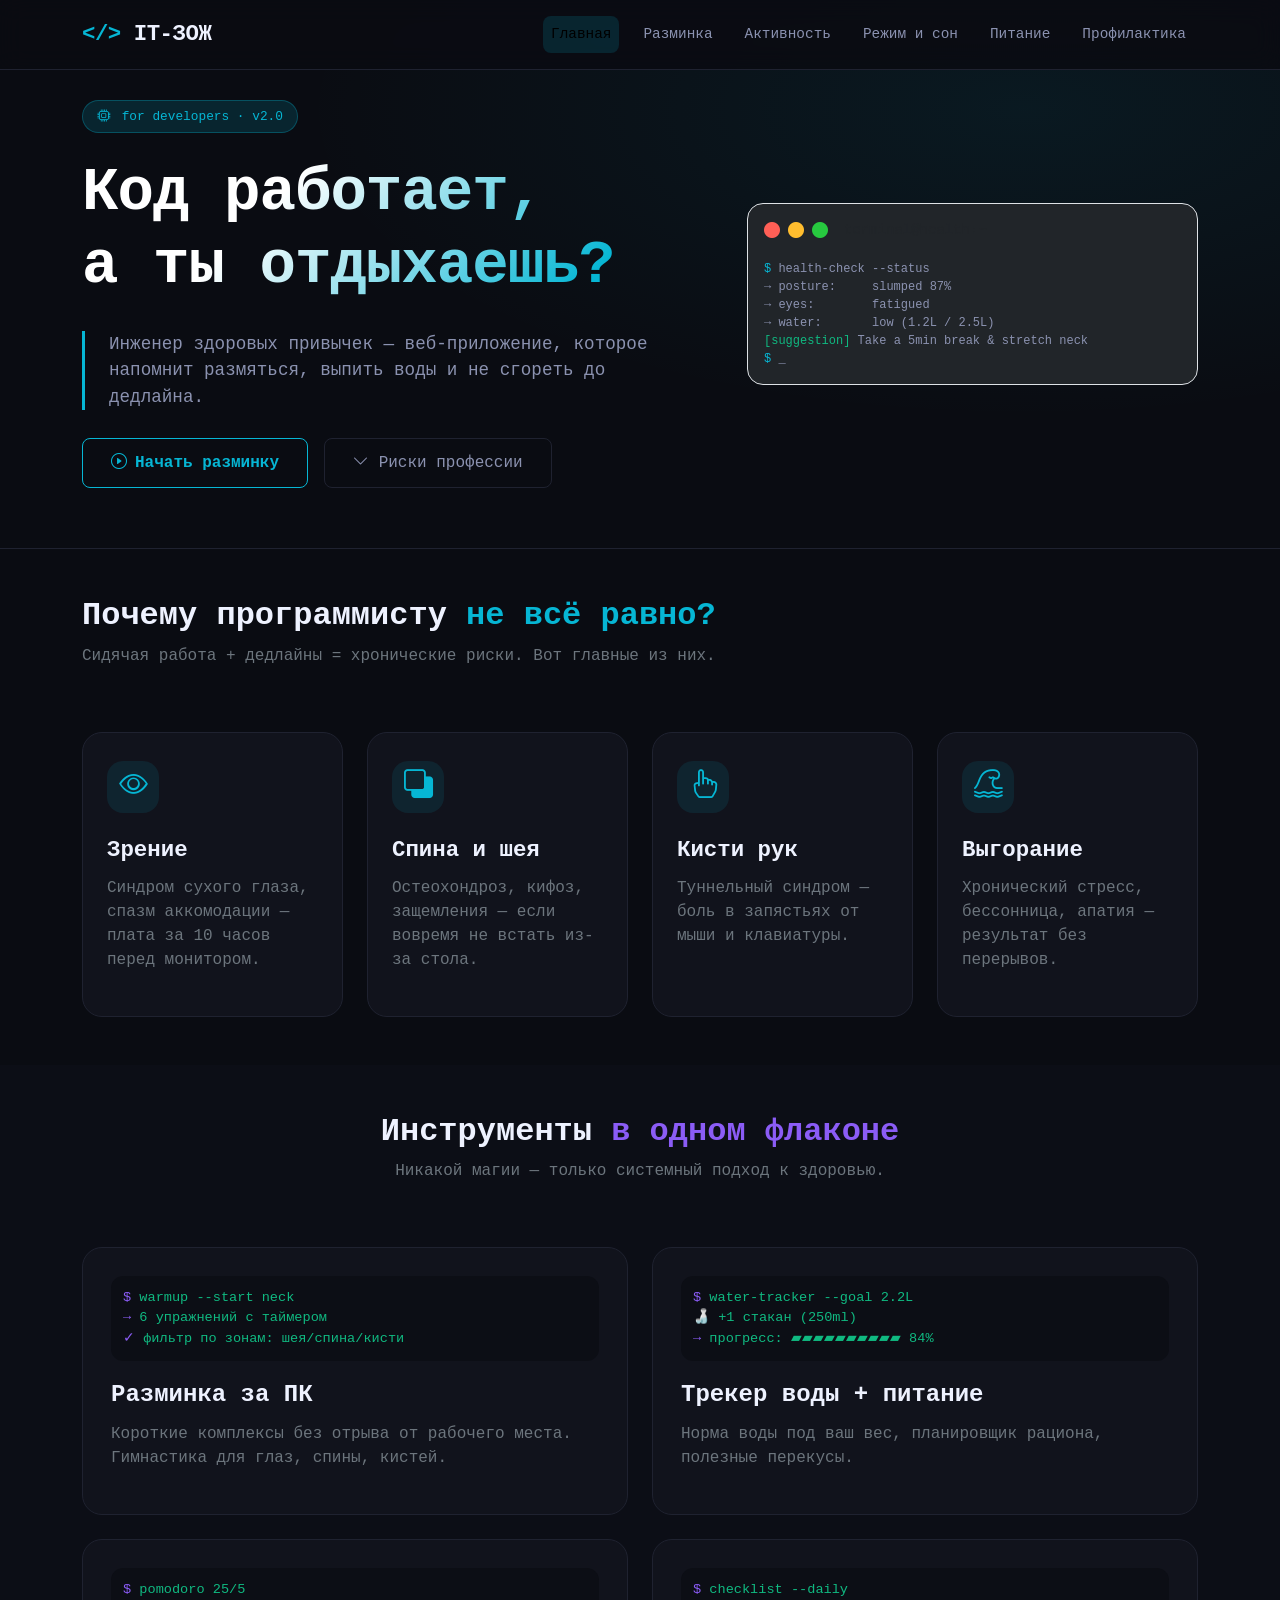
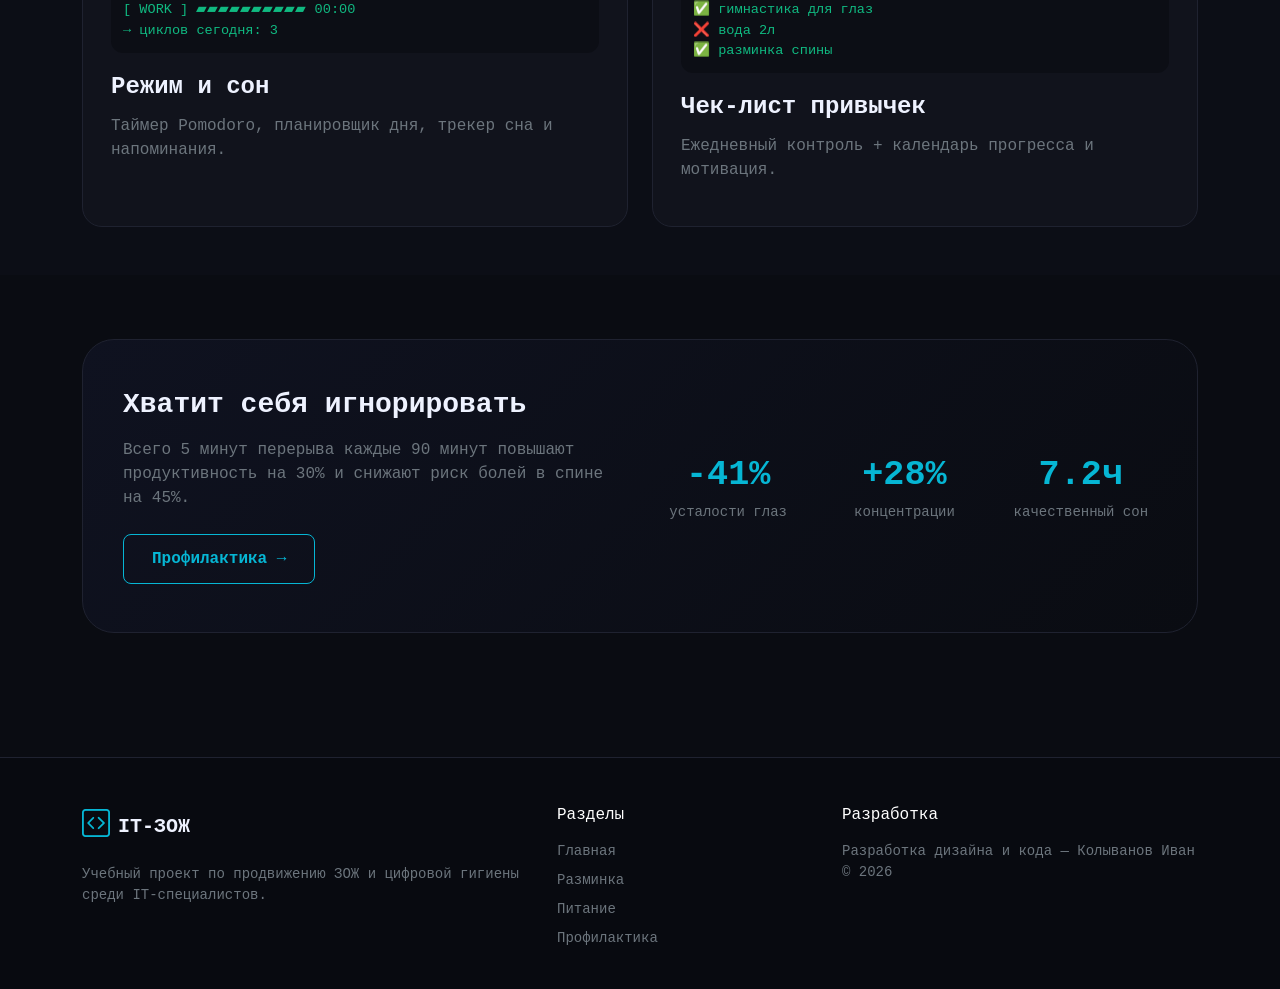
<file: index.html>
<!DOCTYPE html>
<html lang="ru">
<head>
    <meta charset="UTF-8">
    <meta name="viewport" content="width=device-width, initial-scale=1.0">
    <title>IT-ЗОЖ | Баланс кода и тела</title>
    
    <link href="https://cdn.jsdelivr.net/npm/bootstrap@5.3.0/dist/css/bootstrap.min.css" rel="stylesheet">
    <link rel="stylesheet" href="https://cdn.jsdelivr.net/npm/bootstrap-icons@1.11.3/font/bootstrap-icons.min.css">
    
    <style>
        :root {
            --bg-dark: #0a0c12;
            --bg-card: #11131c;
            --border: #1f2230;
            --text-primary: #eef2ff;
            --text-secondary: #8b92b0;
            --accent-cyan: #06b6d4;
            --accent-purple: #8b5cf6;
            --accent-green: #10b981;
            --accent-orange: #f59e0b;
            --danger: #ef4444;
            --success: #22c55e;
        }

        body {
            background-color: var(--bg-dark);
            color: var(--text-primary);
            font-family: 'Inter', 'SF Mono', 'Fira Code', monospace;
            line-height: 1.5;
        }

        .navbar {
            background: rgba(10, 12, 18, 0.9);
            backdrop-filter: blur(12px);
            border-bottom: 1px solid var(--border);
            padding: 0.8rem 0;
        }

        .navbar-brand {
            font-weight: 700;
            font-size: 1.4rem;
            letter-spacing: -0.5px;
            font-family: monospace;
        }
        .navbar-brand span:first-child {
            color: var(--accent-cyan);
        }
        .navbar-brand span:last-child {
            color: var(--text-primary);
        }

        .nav-link {
            color: var(--text-secondary);
            font-weight: 500;
            margin: 0 4px;
            transition: 0.2s;
            font-size: 0.9rem;
        }
        .nav-link:hover {
            color: var(--accent-cyan);
        }
        .nav-link.active {
            background: rgba(6, 182, 212, 0.15);
            color: var(--accent-cyan);
            border-radius: 8px;
        }

        .hero {
            padding: 100px 0 60px;
            border-bottom: 1px solid var(--border);
            background: radial-gradient(ellipse at 80% 20%, rgba(6,182,212,0.08), transparent 50%);
        }
        .hero-badge {
            display: inline-block;
            background: rgba(6,182,212,0.15);
            border: 1px solid rgba(6,182,212,0.3);
            border-radius: 100px;
            padding: 6px 14px;
            font-size: 0.8rem;
            color: var(--accent-cyan);
            margin-bottom: 24px;
            font-family: monospace;
        }
        .hero h1 {
            font-size: 3.8rem;
            font-weight: 800;
            line-height: 1.2;
            letter-spacing: -1px;
            background: linear-gradient(135deg, #fff 30%, var(--accent-cyan) 80%);
            -webkit-background-clip: text;
            background-clip: text;
            color: transparent;
        }
        .hero-text {
            color: var(--text-secondary);
            font-size: 1.1rem;
            max-width: 90%;
            border-left: 3px solid var(--accent-cyan);
            padding-left: 24px;
            margin: 28px 0;
        }

        .btn-primary-ghost {
            background: transparent;
            border: 1px solid var(--accent-cyan);
            color: var(--accent-cyan);
            border-radius: 8px;
            padding: 12px 28px;
            font-weight: 600;
            transition: 0.2s;
        }
        .btn-primary-ghost:hover {
            background: var(--accent-cyan);
            color: var(--bg-dark);
            box-shadow: 0 0 12px rgba(6,182,212,0.4);
        }
        .btn-outline-light {
            border: 1px solid var(--border);
            color: var(--text-secondary);
            border-radius: 8px;
            padding: 12px 28px;
        }
        .btn-outline-light:hover {
            background: rgba(255,255,255,0.05);
            color: white;
        }

        .risk-card {
            background: var(--bg-card);
            border: 1px solid var(--border);
            border-radius: 20px;
            padding: 28px 24px;
            transition: 0.25s ease;
            height: 100%;
        }
        .risk-card:hover {
            border-color: var(--accent-cyan);
            transform: translateY(-4px);
            background: #121520;
        }
        .risk-icon {
            width: 52px;
            height: 52px;
            background: rgba(6,182,212,0.1);
            border-radius: 16px;
            display: flex;
            align-items: center;
            justify-content: center;
            font-size: 1.8rem;
            margin-bottom: 24px;
            color: var(--accent-cyan);
        }
        .risk-card h3 {
            font-size: 1.4rem;
            font-weight: 700;
            margin-bottom: 12px;
        }
        .risk-stats {
            font-family: monospace;
            font-size: 0.8rem;
            color: var(--accent-orange);
            margin-top: 16px;
            border-top: 1px dashed var(--border);
            padding-top: 16px;
        }

        .feature-block {
            background: var(--bg-card);
            border: 1px solid var(--border);
            border-radius: 20px;
            padding: 28px;
            transition: 0.2s;
            height: 100%;
        }
        .feature-code {
            font-family: monospace;
            font-size: 0.85rem;
            background: #0c0e15;
            padding: 12px;
            border-radius: 12px;
            color: var(--accent-green);
            margin-bottom: 20px;
        }
        .feature-code span {
            color: var(--accent-purple);
        }
        .feature-block h4 {
            font-weight: 700;
            margin-bottom: 12px;
        }

        .stats-cta {
            background: linear-gradient(135deg, #0f1220 0%, #0a0c12 100%);
            border: 1px solid var(--border);
            border-radius: 32px;
            padding: 48px 40px;
            margin: 40px 0;
        }
        .stat-number {
            font-size: 2.2rem;
            font-weight: 800;
            font-family: monospace;
            color: var(--accent-cyan);
        }

        .footer {
            border-top: 1px solid var(--border);
            background: #080a10;
            padding: 48px 0 24px;
            margin-top: 60px;
        }

        @media (max-width: 768px) {
            .hero h1 {
                font-size: 2.3rem;
            }
            .hero-text {
                max-width: 100%;
            }
            .stats-cta {
                padding: 32px 24px;
            }
        }
    </style>
</head>
<body>

<nav class="navbar navbar-expand-lg fixed-top">
    <div class="container">
        <a class="navbar-brand" href="index.html">
            <span>&lt;/&gt;</span> <span>IT-ЗОЖ</span>
        </a>
        <button class="navbar-toggler" type="button" data-bs-toggle="collapse" data-bs-target="#mainNav">
            <i class="bi bi-list" style="color: white;"></i>
        </button>
        <div class="collapse navbar-collapse" id="mainNav">
            <ul class="navbar-nav ms-auto gap-2">
                <li class="nav-item"><a class="nav-link active" href="index.html">Главная</a></li>
                <li class="nav-item"><a class="nav-link" href="warm-up.html">Разминка</a></li>
                <li class="nav-item"><a class="nav-link" href="activity.html">Активность</a></li>
                <li class="nav-item"><a class="nav-link" href="schedule.html">Режим и сон</a></li>
                <li class="nav-item"><a class="nav-link" href="nutrition.html">Питание</a></li>
                <li class="nav-item"><a class="nav-link" href="prevention.html">Профилактика</a></li>
            </ul>
        </div>
    </div>
</nav>

<section class="hero">
    <div class="container">
        <div class="row align-items-center">
            <div class="col-lg-7">
                <div class="hero-badge">
                    <i class="bi bi-cpu me-1"></i> for developers · v2.0
                </div>
                <h1>Код работает,<br>а ты отдыхаешь?</h1>
                <div class="hero-text">
                    Инженер здоровых привычек — веб-приложение, которое напомнит размяться, 
                    выпить воды и не сгореть до дедлайна.
                </div>
                <div class="d-flex gap-3 flex-wrap">
                    <a href="warm-up.html" class="btn btn-primary-ghost">
                        <i class="bi bi-play-circle me-2"></i>Начать разминку
                    </a>
                    <a href="#risks" class="btn btn-outline-light">
                        <i class="bi bi-chevron-down"></i> Риски профессии
                    </a>
                </div>
            </div>
            <div class="col-lg-5 d-none d-lg-block">
                <div class="bg-dark p-3 rounded-4 border" style="background: #0c0f18; border-color: #1e2436;">
                    <div class="d-flex gap-2 mb-3">
                        <i class="bi bi-circle-fill" style="color: #ff5f56;"></i>
                        <i class="bi bi-circle-fill" style="color: #ffbd2e;"></i>
                        <i class="bi bi-circle-fill" style="color: #27c93f;"></i>
                        <span class="ms-2 text-muted small">terminal@health:~</span>
                    </div>
                    <pre style="font-family: monospace; font-size: 0.75rem; color: #8b92b0; margin: 0;">
<span style="color: #06b6d4;">$</span> health-check --status
→ posture:     slumped 87%
→ eyes:        fatigued
→ water:       low (1.2L / 2.5L)
<span style="color:#10b981;">[suggestion]</span> Take a 5min break & stretch neck
<span style="color:#06b6d4;">$</span> _</pre>
                </div>
            </div>
        </div>
    </div>
</section>

<section class="py-5" id="risks">
    <div class="container">
        <div class="row mb-5">
            <div class="col-12">
                <h2 class="fw-bold" style="font-size: 2rem;">Почему программисту <span style="color: var(--accent-cyan);">не всё равно?</span></h2>
                <p class="text-secondary" style="max-width: 700px;">Сидячая работа + дедлайны = хронические риски. Вот главные из них.</p>
            </div>
        </div>
        <div class="row g-4">
            <div class="col-md-6 col-lg-3">
                <div class="risk-card">
                    <div class="risk-icon"><i class="bi bi-eye"></i></div>
                    <h3>Зрение</h3>
                    <p class="text-secondary">Синдром сухого глаза, спазм аккомодации — плата за 10 часов перед монитором.</p>
                </div>
            </div>
            <div class="col-md-6 col-lg-3">
                <div class="risk-card">
                    <div class="risk-icon"><i class="bi bi-back"></i></div>
                    <h3>Спина и шея</h3>
                    <p class="text-secondary">Остеохондроз, кифоз, защемления — если вовремя не встать из-за стола.</p>
                </div>
            </div>
            <div class="col-md-6 col-lg-3">
                <div class="risk-card">
                    <div class="risk-icon"><i class="bi bi-hand-index"></i></div>
                    <h3>Кисти рук</h3>
                    <p class="text-secondary">Туннельный синдром — боль в запястьях от мыши и клавиатуры.</p>
                </div>
            </div>
            <div class="col-md-6 col-lg-3">
                <div class="risk-card">
                    <div class="risk-icon"><i class="bi bi-tsunami"></i></div>
                    <h3>Выгорание</h3>
                    <p class="text-secondary">Хронический стресс, бессонница, апатия — результат без перерывов.</p>
                </div>
            </div>
        </div>
    </div>
</section>

<section class="py-5" style="background: #0c0e16;">
    <div class="container">
        <div class="row text-center mb-5">
            <div class="col-12">
                <h2 class="fw-bold">Инструменты <span style="color: var(--accent-purple);">в одном флаконе</span></h2>
                <p class="text-secondary">Никакой магии — только системный подход к здоровью.</p>
            </div>
        </div>
        <div class="row g-4">
            <div class="col-md-6">
                <div class="feature-block">
                    <div class="feature-code">
                        <span>$</span> warmup --start neck<br>
                        <span>→</span> 6 упражнений с таймером<br>
                        <span>✓</span> фильтр по зонам: шея/спина/кисти
                    </div>
                    <h4>Разминка за ПК</h4>
                    <p class="text-secondary">Короткие комплексы без отрыва от рабочего места. Гимнастика для глаз, спины, кистей.</p>
                </div>
            </div>
            <div class="col-md-6">
                <div class="feature-block">
                    <div class="feature-code">
                        <span>$</span> water-tracker --goal 2.2L<br>
                        <span>🍶</span> +1 стакан (250ml)<br>
                        <span>→</span> прогресс: ▰▰▰▰▰▰▰▰▰▰ 84%
                    </div>
                    <h4>Трекер воды + питание</h4>
                    <p class="text-secondary">Норма воды под ваш вес, планировщик рациона, полезные перекусы.</p>
                </div>
            </div>
            <div class="col-md-6">
                <div class="feature-block">
                    <div class="feature-code">
                        <span>$</span> pomodoro 25/5<br>
                        [ WORK ] ▰▰▰▰▰▰▰▰▰▰ 00:00<br>
                        → циклов сегодня: 3
                    </div>
                    <h4>Режим и сон</h4>
                    <p class="text-secondary">Таймер Pomodoro, планировщик дня, трекер сна и напоминания.</p>
                </div>
            </div>
            <div class="col-md-6">
                <div class="feature-block">
                    <div class="feature-code">
                        <span>$</span> checklist --daily<br>
                        ✅ гимнастика для глаз<br>
                        ❌ вода 2л<br>
                        ✅ разминка спины
                    </div>
                    <h4>Чек-лист привычек</h4>
                    <p class="text-secondary">Ежедневный контроль + календарь прогресса и мотивация.</p>
                </div>
            </div>
        </div>
    </div>
</section>

<section class="py-4">
    <div class="container">
        <div class="stats-cta">
            <div class="row align-items-center">
                <div class="col-md-6">
                    <h3 class="fw-bold mb-3">Хватит себя игнорировать</h3>
                    <p class="text-secondary">Всего 5 минут перерыва каждые 90 минут повышают продуктивность на 30% и снижают риск болей в спине на 45%.</p>
                    <a href="prevention.html" class="btn btn-primary-ghost mt-2">Профилактика →</a>
                </div>
                <div class="col-md-6">
                    <div class="row text-center">
                        <div class="col-4">
                            <div class="stat-number">-41%</div>
                            <div class="text-secondary small">усталости глаз</div>
                        </div>
                        <div class="col-4">
                            <div class="stat-number">+28%</div>
                            <div class="text-secondary small">концентрации</div>
                        </div>
                        <div class="col-4">
                            <div class="stat-number">7.2ч</div>
                            <div class="text-secondary small">качественный сон</div>
                        </div>
                    </div>
                </div>
            </div>
        </div>
    </div>
</section>

<footer class="footer">
    <div class="container">
        <div class="row">
            <div class="col-md-5">
                <div class="d-flex align-items-center gap-2 mb-3">
                    <i class="bi bi-code-square fs-3" style="color: var(--accent-cyan);"></i>
                    <span class="fs-5 fw-bold">IT-ЗОЖ</span>
                </div>
                <p class="small text-secondary">Учебный проект по продвижению ЗОЖ и цифровой гигиены среди IT-специалистов.</p>
            </div>
            <div class="col-md-3">
                <h6 class="text-white mb-3">Разделы</h6>
                <ul class="list-unstyled small">
                    <li class="mb-2"><a href="index.html" class="text-secondary" style="text-decoration: none;">Главная</a></li>
                    <li class="mb-2"><a href="warm-up.html" class="text-secondary" style="text-decoration: none;">Разминка</a></li>
                    <li class="mb-2"><a href="nutrition.html" class="text-secondary" style="text-decoration: none;">Питание</a></li>
                    <li class="mb-2"><a href="prevention.html" class="text-secondary" style="text-decoration: none;">Профилактика</a></li>
                </ul>
            </div>
            <div class="col-md-4">
                <h6 class="text-white mb-3">Разработка</h6>
                <p class="small text-secondary">Разработка дизайна и кода — Колыванов Иван<br>© 2026</p>
            </div>
        </div>
    </div>
</footer>

<script src="https://cdn.jsdelivr.net/npm/bootstrap@5.3.0/dist/js/bootstrap.bundle.min.js"></script>
</body>
</html>
</file>
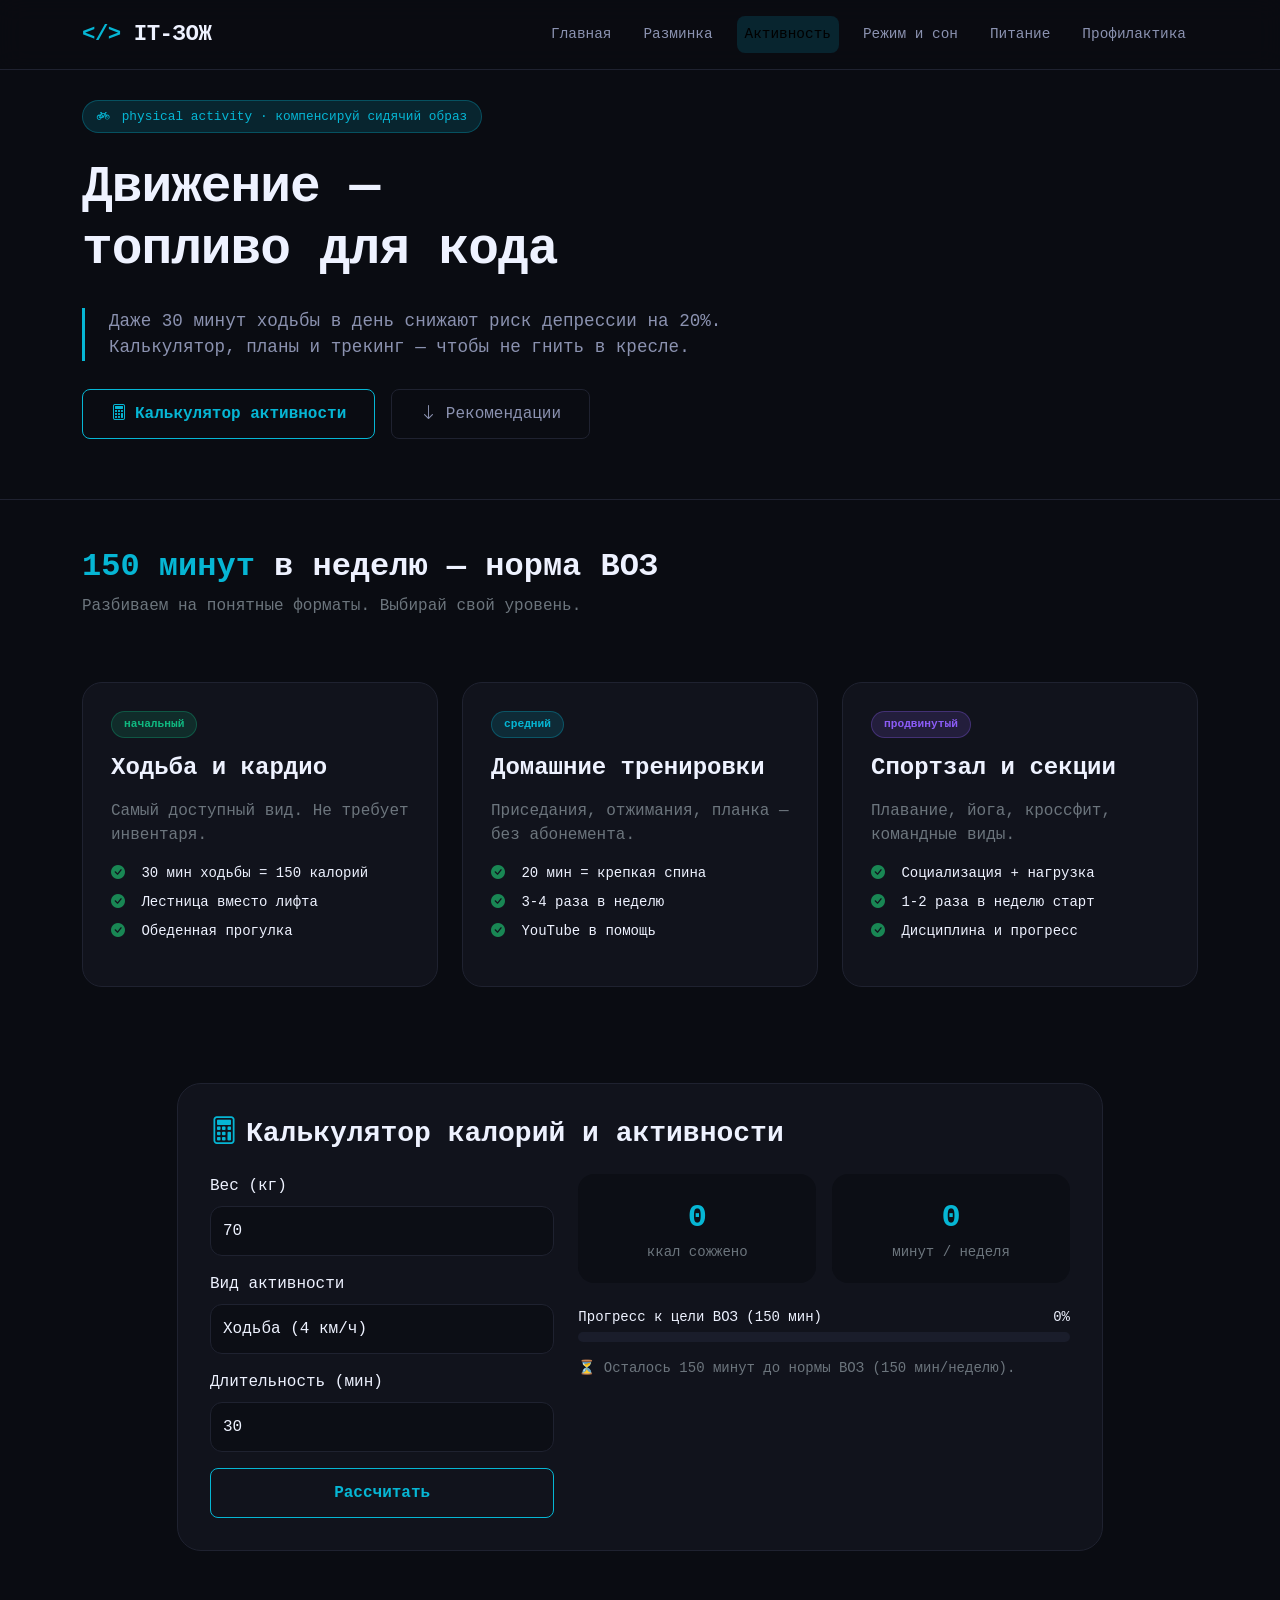
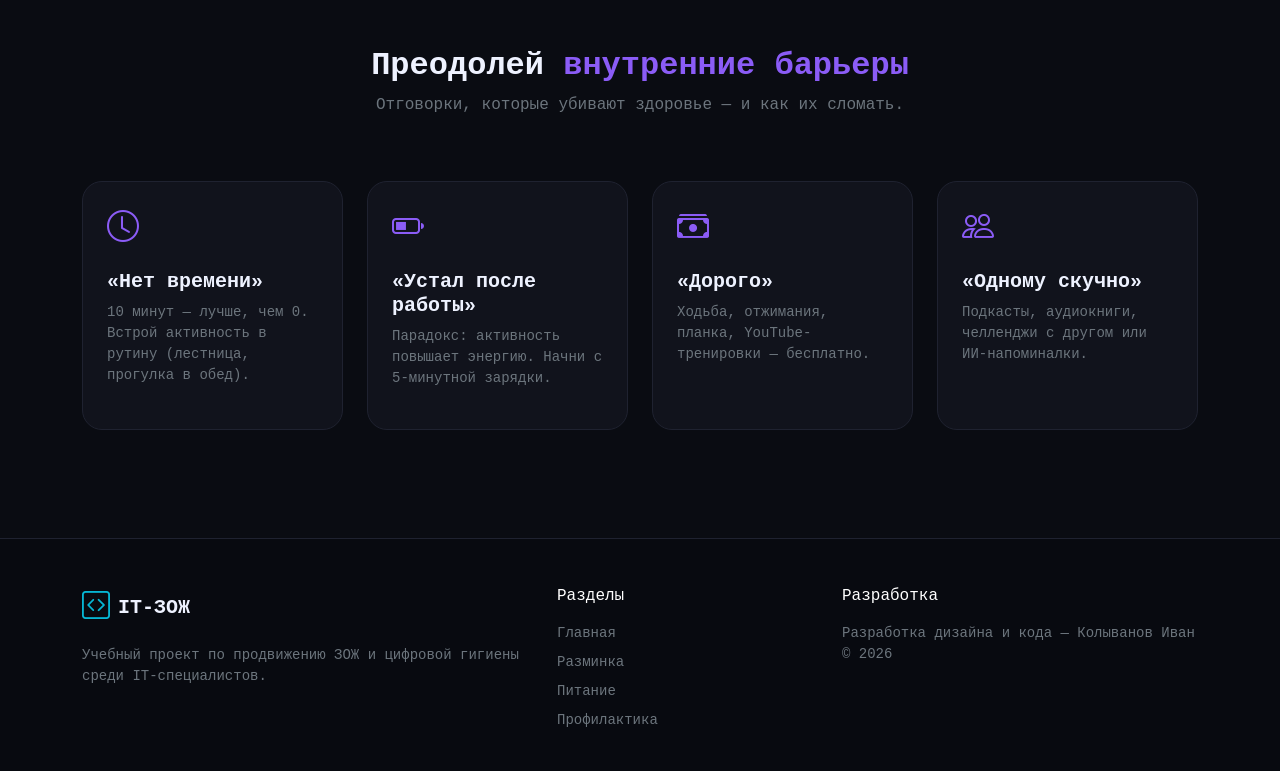
<file: activity.html>
<!DOCTYPE html>
<html lang="ru">
<head>
    <meta charset="UTF-8">
    <meta name="viewport" content="width=device-width, initial-scale=1.0">
    <title>IT-ЗОЖ | Активность</title>
    
    <link href="https://cdn.jsdelivr.net/npm/bootstrap@5.3.0/dist/css/bootstrap.min.css" rel="stylesheet">
    <link rel="stylesheet" href="https://cdn.jsdelivr.net/npm/bootstrap-icons@1.11.3/font/bootstrap-icons.min.css">
    
    <style>
        :root {
            --bg-dark: #0a0c12;
            --bg-card: #11131c;
            --border: #1f2230;
            --text-primary: #eef2ff;
            --text-secondary: #8b92b0;
            --accent-cyan: #06b6d4;
            --accent-purple: #8b5cf6;
            --accent-green: #10b981;
            --accent-orange: #f59e0b;
        }

        body {
            background-color: var(--bg-dark);
            color: var(--text-primary);
            font-family: 'Inter', 'SF Mono', 'Fira Code', monospace;
            line-height: 1.5;
        }

        .navbar {
            background: rgba(10, 12, 18, 0.9);
            backdrop-filter: blur(12px);
            border-bottom: 1px solid var(--border);
            padding: 0.8rem 0;
        }
        .navbar-brand {
            font-weight: 700;
            font-size: 1.4rem;
            letter-spacing: -0.5px;
            font-family: monospace;
        }
        .navbar-brand span:first-child {
            color: var(--accent-cyan);
        }
        .navbar-brand span:last-child {
            color: var(--text-primary);
        }
        .nav-link {
            color: var(--text-secondary);
            font-weight: 500;
            margin: 0 4px;
            transition: 0.2s;
            font-size: 0.9rem;
        }
        .nav-link:hover {
            color: var(--accent-cyan);
        }
        .nav-link.active {
            background: rgba(6, 182, 212, 0.15);
            color: var(--accent-cyan);
            border-radius: 8px;
        }

        .hero {
            padding: 100px 0 60px;
            border-bottom: 1px solid var(--border);
        }
        .hero-badge {
            display: inline-block;
            background: rgba(6,182,212,0.15);
            border: 1px solid rgba(6,182,212,0.3);
            border-radius: 100px;
            padding: 6px 14px;
            font-size: 0.8rem;
            color: var(--accent-cyan);
            margin-bottom: 24px;
            font-family: monospace;
        }
        .hero h1 {
            font-size: 3.2rem;
            font-weight: 800;
            line-height: 1.2;
            letter-spacing: -1px;
        }
        .hero-text {
            color: var(--text-secondary);
            font-size: 1.1rem;
            max-width: 90%;
            border-left: 3px solid var(--accent-cyan);
            padding-left: 24px;
            margin: 28px 0;
        }

        .btn-primary-ghost {
            background: transparent;
            border: 1px solid var(--accent-cyan);
            color: var(--accent-cyan);
            border-radius: 8px;
            padding: 12px 28px;
            font-weight: 600;
            transition: 0.2s;
        }
        .btn-primary-ghost:hover {
            background: var(--accent-cyan);
            color: var(--bg-dark);
            box-shadow: 0 0 12px rgba(6,182,212,0.4);
        }
        .btn-outline-light {
            border: 1px solid var(--border);
            color: var(--text-secondary);
            border-radius: 8px;
            padding: 12px 28px;
        }
        .btn-outline-light:hover {
            background: rgba(255,255,255,0.05);
            color: white;
        }

        .activity-card {
            background: var(--bg-card);
            border: 1px solid var(--border);
            border-radius: 20px;
            padding: 28px;
            transition: 0.25s;
            height: 100%;
        }
        .activity-card:hover {
            border-color: var(--accent-cyan);
            transform: translateY(-4px);
        }
        .activity-icon {
            font-size: 2rem;
            color: var(--accent-cyan);
            margin-bottom: 20px;
        }
        .level-badge {
            display: inline-block;
            padding: 4px 12px;
            border-radius: 100px;
            font-size: 0.7rem;
            font-weight: 600;
            margin-bottom: 16px;
        }
        .level-beginner { background: rgba(16,185,129,0.15); color: var(--accent-green); border: 1px solid rgba(16,185,129,0.3); }
        .level-intermediate { background: rgba(6,182,212,0.15); color: var(--accent-cyan); border: 1px solid rgba(6,182,212,0.3); }
        .level-advanced { background: rgba(139,92,246,0.15); color: var(--accent-purple); border: 1px solid rgba(139,92,246,0.3); }

        .calculator-card {
            background: var(--bg-card);
            border: 1px solid var(--border);
            border-radius: 24px;
            padding: 32px;
        }
        .form-control, .form-select {
            background: #0c0e15;
            border: 1px solid var(--border);
            color: var(--text-primary);
            padding: 12px;
            border-radius: 12px;
        }
        .form-control:focus, .form-select:focus {
            border-color: var(--accent-cyan);
            box-shadow: 0 0 0 2px rgba(6,182,212,0.2);
            background: #0c0e15;
            color: white;
        }
        .result-card {
            background: #0c0e15;
            border-radius: 16px;
            padding: 20px;
            text-align: center;
        }
        .result-number {
            font-size: 2rem;
            font-weight: 800;
            font-family: monospace;
            color: var(--accent-cyan);
        }
        .progress-bar-bg {
            background: #1a1d2b;
            border-radius: 100px;
            height: 10px;
            overflow: hidden;
        }
        .progress-fill {
            background: var(--accent-cyan);
            width: 0%;
            height: 100%;
            transition: width 0.3s;
        }

        .motivation-card {
            background: var(--bg-card);
            border: 1px solid var(--border);
            border-radius: 20px;
            padding: 24px;
            transition: 0.2s;
            height: 100%;
        }
        .motivation-card:hover {
            border-color: var(--accent-purple);
        }
        .motivation-icon {
            font-size: 2rem;
            color: var(--accent-purple);
            margin-bottom: 16px;
        }

        .footer {
            border-top: 1px solid var(--border);
            background: #080a10;
            padding: 48px 0 24px;
            margin-top: 60px;
        }

        @media (max-width: 768px) {
            .hero h1 { font-size: 2rem; }
            .hero-text { max-width: 100%; }
        }
    </style>
</head>
<body>

<nav class="navbar navbar-expand-lg fixed-top">
    <div class="container">
        <a class="navbar-brand" href="index.html">
            <span>&lt;/&gt;</span> <span>IT-ЗОЖ</span>
        </a>
        <button class="navbar-toggler" type="button" data-bs-toggle="collapse" data-bs-target="#mainNav">
            <i class="bi bi-list" style="color: white;"></i>
        </button>
         <div class="collapse navbar-collapse" id="mainNav">
            <ul class="navbar-nav ms-auto gap-2">
                <li class="nav-item"><a class="nav-link" href="index.html">Главная</a></li>
                <li class="nav-item"><a class="nav-link" href="warm-up.html">Разминка</a></li>
                <li class="nav-item"><a class="nav-link active" href="activity.html">Активность</a></li>
                <li class="nav-item"><a class="nav-link" href="schedule.html">Режим и сон</a></li>
                <li class="nav-item"><a class="nav-link" href="nutrition.html">Питание</a></li>
                <li class="nav-item"><a class="nav-link" href="prevention.html">Профилактика</a></li>
            </ul>
        </div>
    </div>
</nav>

<section class="hero">
    <div class="container">
        <div class="row">
            <div class="col-lg-8">
                <div class="hero-badge">
                    <i class="bi bi-bicycle me-1"></i> physical activity · компенсируй сидячий образ
                </div>
                <h1>Движение —<br>топливо для кода</h1>
                <div class="hero-text">
                    Даже 30 минут ходьбы в день снижают риск депрессии на 20%. 
                    Калькулятор, планы и трекинг — чтобы не гнить в кресле.
                </div>
                <div class="d-flex gap-3 flex-wrap">
                    <a href="#calculator" class="btn btn-primary-ghost">
                        <i class="bi bi-calculator me-2"></i>Калькулятор активности
                    </a>
                    <a href="#recommendations" class="btn btn-outline-light">
                        <i class="bi bi-arrow-down"></i> Рекомендации
                    </a>
                </div>
            </div>
        </div>
    </div>
</section>

<section class="py-5" id="recommendations">
    <div class="container">
        <div class="row mb-5">
            <div class="col-12">
                <h2 class="fw-bold"><span style="color: var(--accent-cyan);">150 минут</span> в неделю — норма ВОЗ</h2>
                <p class="text-secondary">Разбиваем на понятные форматы. Выбирай свой уровень.</p>
            </div>
        </div>
        <div class="row g-4">
            <div class="col-md-4">
                <div class="activity-card">
                    <div class="level-badge level-beginner">начальный</div>
                    <h3 class="fs-4 fw-bold mb-3">Ходьба и кардио</h3>
                    <p class="text-secondary">Самый доступный вид. Не требует инвентаря.</p>
                    <ul class="list-unstyled mt-3 small">
                        <li class="mb-2"><i class="bi bi-check-circle-fill text-success me-2"></i> 30 мин ходьбы = 150 калорий</li>
                        <li class="mb-2"><i class="bi bi-check-circle-fill text-success me-2"></i> Лестница вместо лифта</li>
                        <li><i class="bi bi-check-circle-fill text-success me-2"></i> Обеденная прогулка</li>
                    </ul>
                </div>
            </div>
            <div class="col-md-4">
                <div class="activity-card">
                    <div class="level-badge level-intermediate">средний</div>
                    <h3 class="fs-4 fw-bold mb-3">Домашние тренировки</h3>
                    <p class="text-secondary">Приседания, отжимания, планка — без абонемента.</p>
                    <ul class="list-unstyled mt-3 small">
                        <li class="mb-2"><i class="bi bi-check-circle-fill text-success me-2"></i> 20 мин = крепкая спина</li>
                        <li class="mb-2"><i class="bi bi-check-circle-fill text-success me-2"></i> 3-4 раза в неделю</li>
                        <li><i class="bi bi-check-circle-fill text-success me-2"></i> YouTube в помощь</li>
                    </ul>
                </div>
            </div>
            <div class="col-md-4">
                <div class="activity-card">
                    <div class="level-badge level-advanced">продвинутый</div>
                    <h3 class="fs-4 fw-bold mb-3">Спортзал и секции</h3>
                    <p class="text-secondary">Плавание, йога, кроссфит, командные виды.</p>
                    <ul class="list-unstyled mt-3 small">
                        <li class="mb-2"><i class="bi bi-check-circle-fill text-success me-2"></i> Социализация + нагрузка</li>
                        <li class="mb-2"><i class="bi bi-check-circle-fill text-success me-2"></i> 1-2 раза в неделю старт</li>
                        <li><i class="bi bi-check-circle-fill text-success me-2"></i> Дисциплина и прогресс</li>
                    </ul>
                </div>
            </div>
        </div>
    </div>
</section>

<section class="py-5" id="calculator">
    <div class="container">
        <div class="row justify-content-center">
            <div class="col-lg-10">
                <div class="calculator-card">
                    <h3 class="fw-bold mb-4"><i class="bi bi-calculator me-2" style="color: var(--accent-cyan);"></i>Калькулятор калорий и активности</h3>
                    <div class="row g-4">
                        <div class="col-md-5">
                            <div class="mb-3">
                                <label class="form-label">Вес (кг)</label>
                                <input type="number" id="weight" class="form-control" value="70" min="30" max="200">
                            </div>
                            <div class="mb-3">
                                <label class="form-label">Вид активности</label>
                                <select id="activityType" class="form-select">
                                    <option value="4">Ходьба (4 км/ч)</option>
                                    <option value="5">Быстрая ходьба (6 км/ч)</option>
                                    <option value="7">Бег (8 км/ч)</option>
                                    <option value="10">Бег (12 км/ч)</option>
                                    <option value="3.5">Велосипед (10 км/ч)</option>
                                    <option value="7">Велосипед (20 км/ч)</option>
                                    <option value="5">Плавание (медленно)</option>
                                    <option value="8">Плавание (быстро)</option>
                                    <option value="4">Йога</option>
                                    <option value="6">Силовая тренировка</option>
                                </select>
                            </div>
                            <div class="mb-3">
                                <label class="form-label">Длительность (мин)</label>
                                <input type="number" id="duration" class="form-control" value="30" min="5" max="300">
                            </div>
                            <button id="calcBtn" class="btn btn-primary-ghost w-100">Рассчитать</button>
                        </div>
                        <div class="col-md-7">
                            <div class="row g-3">
                                <div class="col-6">
                                    <div class="result-card">
                                        <div class="result-number" id="caloriesResult">0</div>
                                        <div class="small text-secondary">ккал сожжено</div>
                                    </div>
                                </div>
                                <div class="col-6">
                                    <div class="result-card">
                                        <div class="result-number" id="weeklyMinutes">0</div>
                                        <div class="small text-secondary">минут / неделя</div>
                                    </div>
                                </div>
                            </div>
                            <div class="mt-4">
                                <div class="d-flex justify-content-between small mb-1">
                                    <span>Прогресс к цели ВОЗ (150 мин)</span>
                                    <span id="percentLabel">0%</span>
                                </div>
                                <div class="progress-bar-bg">
                                    <div class="progress-fill" id="progressFill"></div>
                                </div>
                                <div class="mt-3 text-secondary small" id="whoMessage">Добавьте активность сегодня</div>
                            </div>
                        </div>
                    </div>
                </div>
            </div>
        </div>
    </div>
</section>

<section class="py-5">
    <div class="container">
        <div class="row text-center mb-5">
            <div class="col-12">
                <h2 class="fw-bold">Преодолей <span style="color: var(--accent-purple);">внутренние барьеры</span></h2>
                <p class="text-secondary">Отговорки, которые убивают здоровье — и как их сломать.</p>
            </div>
        </div>
        <div class="row g-4">
            <div class="col-md-3">
                <div class="motivation-card">
                    <div class="motivation-icon"><i class="bi bi-clock"></i></div>
                    <h5 class="fw-bold">«Нет времени»</h5>
                    <p class="small text-secondary">10 минут — лучше, чем 0. Встрой активность в рутину (лестница, прогулка в обед).</p>
                </div>
            </div>
            <div class="col-md-3">
                <div class="motivation-card">
                    <div class="motivation-icon"><i class="bi bi-battery-half"></i></div>
                    <h5 class="fw-bold">«Устал после работы»</h5>
                    <p class="small text-secondary">Парадокс: активность повышает энергию. Начни с 5-минутной зарядки.</p>
                </div>
            </div>
            <div class="col-md-3">
                <div class="motivation-card">
                    <div class="motivation-icon"><i class="bi bi-cash-stack"></i></div>
                    <h5 class="fw-bold">«Дорого»</h5>
                    <p class="small text-secondary">Ходьба, отжимания, планка, YouTube-тренировки — бесплатно.</p>
                </div>
            </div>
            <div class="col-md-3">
                <div class="motivation-card">
                    <div class="motivation-icon"><i class="bi bi-people"></i></div>
                    <h5 class="fw-bold">«Одному скучно»</h5>
                    <p class="small text-secondary">Подкасты, аудиокниги, челленджи с другом или ИИ-напоминалки.</p>
                </div>
            </div>
        </div>
    </div>
</section>

<footer class="footer">
    <div class="container">
        <div class="row">
            <div class="col-md-5">
                <div class="d-flex align-items-center gap-2 mb-3">
                    <i class="bi bi-code-square fs-3" style="color: var(--accent-cyan);"></i>
                    <span class="fs-5 fw-bold">IT-ЗОЖ</span>
                </div>
                <p class="small text-secondary">Учебный проект по продвижению ЗОЖ и цифровой гигиены среди IT-специалистов.</p>
            </div>
            <div class="col-md-3">
                <h6 class="text-white mb-3">Разделы</h6>
                <ul class="list-unstyled small">
                    <li class="mb-2"><a href="index.html" class="text-secondary" style="text-decoration: none;">Главная</a></li>
                    <li class="mb-2"><a href="warm-up.html" class="text-secondary" style="text-decoration: none;">Разминка</a></li>
                    <li class="mb-2"><a href="nutrition.html" class="text-secondary" style="text-decoration: none;">Питание</a></li>
                    <li class="mb-2"><a href="prevention.html" class="text-secondary" style="text-decoration: none;">Профилактика</a></li>
                </ul>
            </div>
            <div class="col-md-4">
                <h6 class="text-white mb-3">Разработка</h6>
                <p class="small text-secondary">Разработка дизайна и кода — Колыванов Иван<br>© 2026</p>
            </div>
        </div>
    </div>
</footer>

<script src="https://cdn.jsdelivr.net/npm/bootstrap@5.3.0/dist/js/bootstrap.bundle.min.js"></script>
<script>
    let weeklyActivity = JSON.parse(localStorage.getItem('weeklyActivity')) || 0;

    const weightInput = document.getElementById('weight');
    const activitySelect = document.getElementById('activityType');
    const durationInput = document.getElementById('duration');
    const calcBtn = document.getElementById('calcBtn');
    const caloriesSpan = document.getElementById('caloriesResult');
    const weeklySpan = document.getElementById('weeklyMinutes');
    const percentLabel = document.getElementById('percentLabel');
    const progressFill = document.getElementById('progressFill');
    const whoMessage = document.getElementById('whoMessage');

    function updateUI() {
        weeklySpan.innerText = weeklyActivity;
        const percent = Math.min(100, Math.round((weeklyActivity / 150) * 100));
        percentLabel.innerText = percent + '%';
        progressFill.style.width = percent + '%';
        if (weeklyActivity >= 150) {
            whoMessage.innerHTML = '✅ Отлично! Вы выполнили норму ВОЗ на этой неделе.';
        } else {
            whoMessage.innerHTML = `⏳ Осталось ${150 - weeklyActivity} минут до нормы ВОЗ (150 мин/неделю).`;
        }
    }

    function calculateAndAdd() {
        let weight = parseFloat(weightInput.value);
        let met = parseFloat(activitySelect.value);
        let minutes = parseFloat(durationInput.value);
        if (isNaN(weight) || isNaN(met) || isNaN(minutes)) return;

        let hours = minutes / 60;
        let calories = met * weight * hours;
        caloriesSpan.innerText = Math.round(calories);

        weeklyActivity += minutes;
        localStorage.setItem('weeklyActivity', JSON.stringify(weeklyActivity));
        updateUI();

        let notif = document.createElement('div');
        notif.className = 'alert alert-success position-fixed bottom-0 end-0 m-3';
        notif.style.background = '#10b981';
        notif.style.color = 'white';
        notif.style.border = 'none';
        notif.style.borderRadius = '12px';
        notif.style.padding = '12px 20px';
        notif.style.zIndex = '9999';
        notif.innerHTML = `<i class="bi bi-check-circle-fill me-2"></i>Добавлено ${minutes} минут активности!`;
        document.body.appendChild(notif);
        setTimeout(() => notif.remove(), 3000);
    }

    calcBtn.addEventListener('click', calculateAndAdd);

    updateUI();
</script>
</body>
</html>
</file>
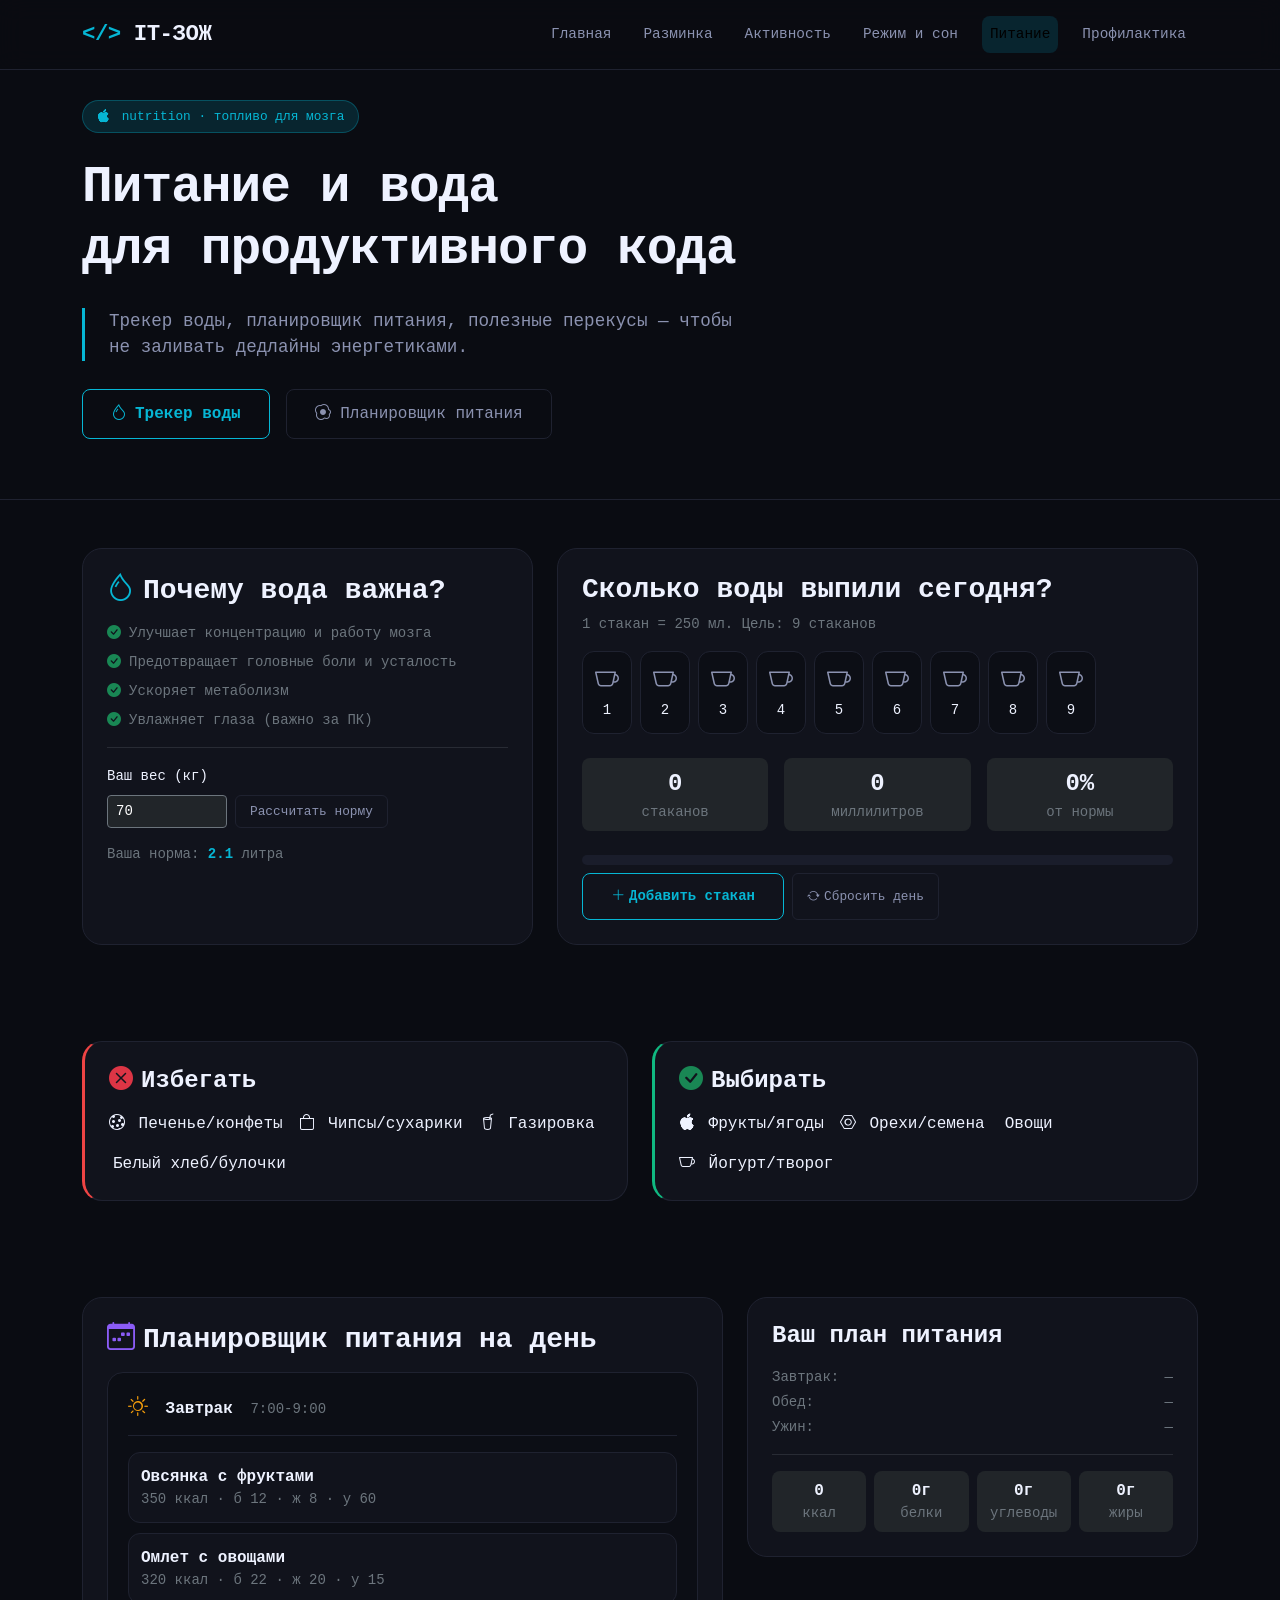
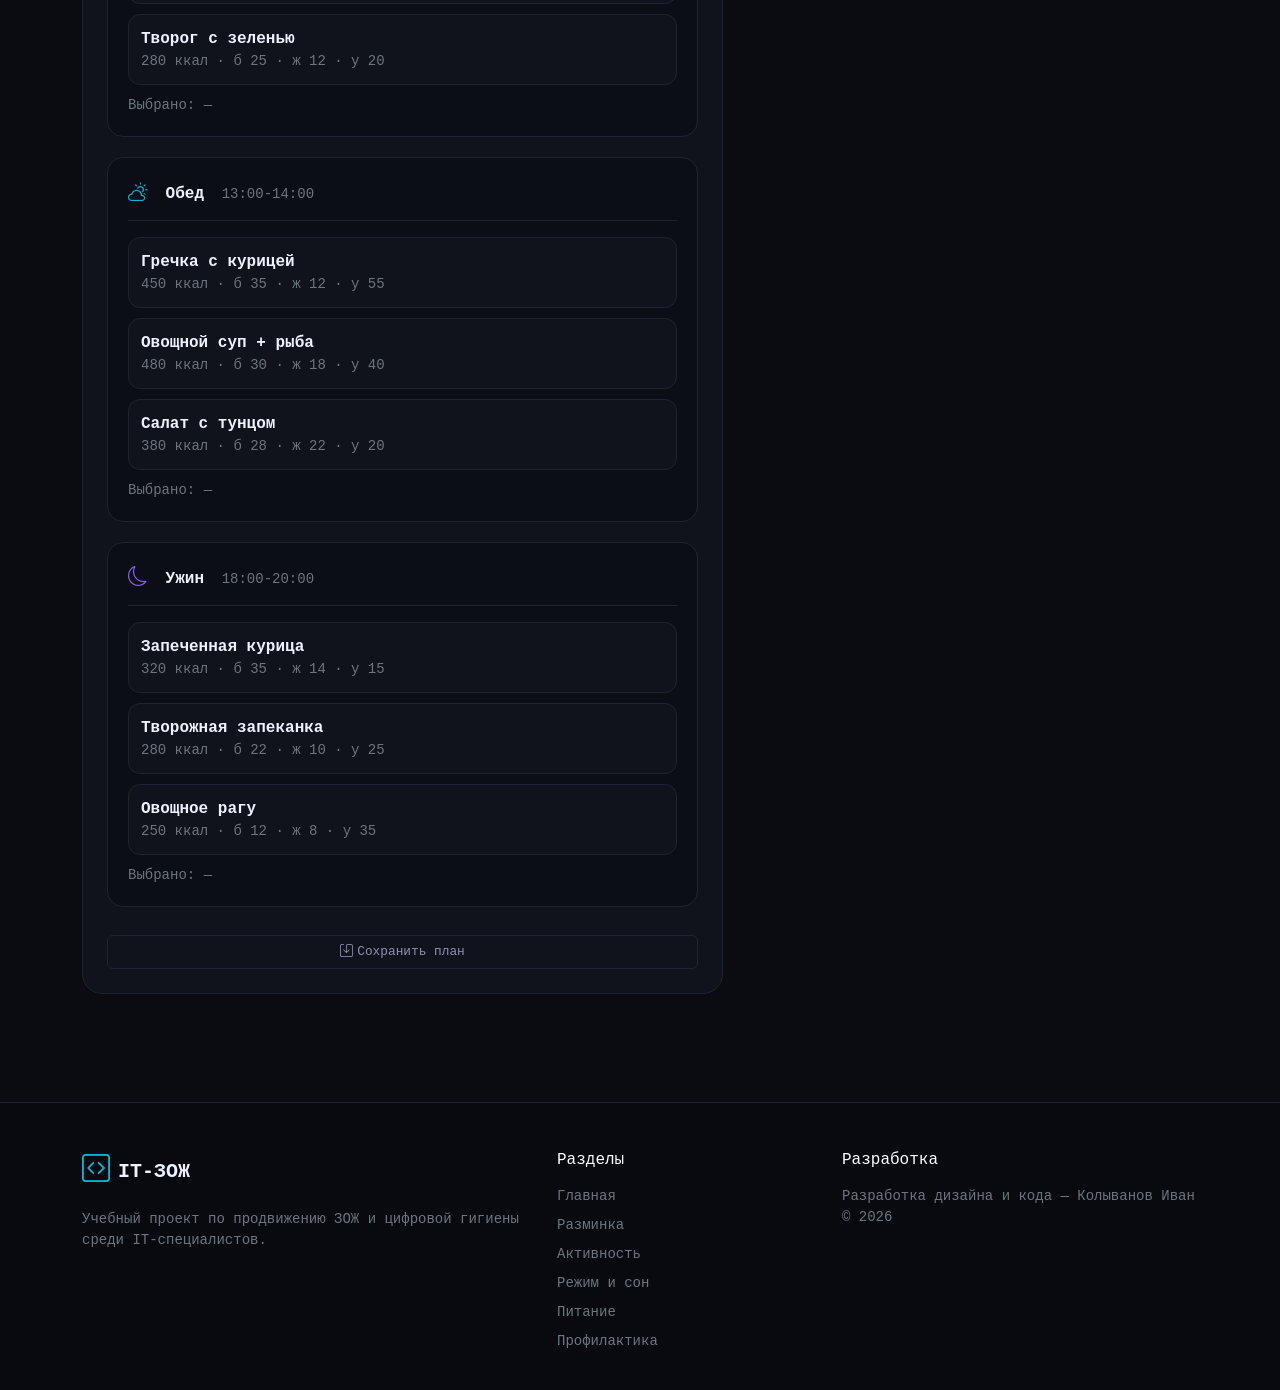
<file: nutrition.html>
<!DOCTYPE html>
<html lang="ru">
<head>
    <meta charset="UTF-8">
    <meta name="viewport" content="width=device-width, initial-scale=1.0">
    <title>IT-ЗОЖ | Питание и вода</title>
    
    <link href="https://cdn.jsdelivr.net/npm/bootstrap@5.3.0/dist/css/bootstrap.min.css" rel="stylesheet">
    <link rel="stylesheet" href="https://cdn.jsdelivr.net/npm/bootstrap-icons@1.11.3/font/bootstrap-icons.min.css">
    
    <style>
        :root {
            --bg-dark: #0a0c12;
            --bg-card: #11131c;
            --border: #1f2230;
            --text-primary: #eef2ff;
            --text-secondary: #8b92b0;
            --accent-cyan: #06b6d4;
            --accent-purple: #8b5cf6;
            --accent-green: #10b981;
            --accent-orange: #f59e0b;
            --accent-blue: #3b82f6;
        }

        body {
            background-color: var(--bg-dark);
            color: var(--text-primary);
            font-family: 'Inter', 'SF Mono', 'Fira Code', monospace;
            line-height: 1.5;
        }

        .navbar {
            background: rgba(10, 12, 18, 0.9);
            backdrop-filter: blur(12px);
            border-bottom: 1px solid var(--border);
            padding: 0.8rem 0;
        }
        .navbar-brand {
            font-weight: 700;
            font-size: 1.4rem;
            letter-spacing: -0.5px;
            font-family: monospace;
        }
        .navbar-brand span:first-child {
            color: var(--accent-cyan);
        }
        .navbar-brand span:last-child {
            color: var(--text-primary);
        }
        .nav-link {
            color: var(--text-secondary);
            font-weight: 500;
            margin: 0 4px;
            transition: 0.2s;
            font-size: 0.9rem;
        }
        .nav-link:hover {
            color: var(--accent-cyan);
        }
        .nav-link.active {
            background: rgba(6, 182, 212, 0.15);
            color: var(--accent-cyan);
            border-radius: 8px;
        }

        .hero {
            padding: 100px 0 60px;
            border-bottom: 1px solid var(--border);
        }
        .hero-badge {
            display: inline-block;
            background: rgba(6,182,212,0.15);
            border: 1px solid rgba(6,182,212,0.3);
            border-radius: 100px;
            padding: 6px 14px;
            font-size: 0.8rem;
            color: var(--accent-cyan);
            margin-bottom: 24px;
            font-family: monospace;
        }
        .hero h1 {
            font-size: 3.2rem;
            font-weight: 800;
            line-height: 1.2;
            letter-spacing: -1px;
        }
        .hero-text {
            color: var(--text-secondary);
            font-size: 1.1rem;
            max-width: 90%;
            border-left: 3px solid var(--accent-cyan);
            padding-left: 24px;
            margin: 28px 0;
        }

        .btn-primary-ghost {
            background: transparent;
            border: 1px solid var(--accent-cyan);
            color: var(--accent-cyan);
            border-radius: 8px;
            padding: 12px 28px;
            font-weight: 600;
            transition: 0.2s;
        }
        .btn-primary-ghost:hover {
            background: var(--accent-cyan);
            color: var(--bg-dark);
            box-shadow: 0 0 12px rgba(6,182,212,0.4);
        }
        .btn-outline-light {
            border: 1px solid var(--border);
            color: var(--text-secondary);
            border-radius: 8px;
            padding: 12px 28px;
        }
        .btn-outline-light:hover {
            background: rgba(255,255,255,0.05);
            color: white;
        }
        .btn-sm-ghost {
            background: transparent;
            border: 1px solid var(--border);
            color: var(--text-secondary);
            border-radius: 6px;
            padding: 6px 14px;
            font-size: 0.8rem;
            transition: 0.2s;
        }
        .btn-sm-ghost:hover {
            border-color: var(--accent-cyan);
            color: var(--accent-cyan);
        }

        .card-bg {
            background: var(--bg-card);
            border: 1px solid var(--border);
            border-radius: 20px;
            padding: 24px;
        }

        .water-glass {
            background: #0c0e15;
            border: 1px solid var(--border);
            border-radius: 12px;
            padding: 12px;
            text-align: center;
            cursor: pointer;
            transition: 0.2s;
        }
        .water-glass:hover {
            border-color: var(--accent-cyan);
            transform: translateY(-2px);
        }
        .water-glass.full {
            background: rgba(6,182,212,0.15);
            border-color: var(--accent-cyan);
        }
        .water-glass .glass-icon {
            font-size: 1.5rem;
            color: var(--text-secondary);
        }
        .water-glass.full .glass-icon {
            color: var(--accent-cyan);
        }
        .progress-bar-bg {
            background: #1a1d2b;
            border-radius: 100px;
            height: 10px;
            overflow: hidden;
        }
        .progress-fill {
            background: var(--accent-cyan);
            width: 0%;
            height: 100%;
            transition: width 0.3s;
        }

        .meal-card {
            background: #0c0e15;
            border: 1px solid var(--border);
            border-radius: 16px;
            padding: 20px;
            margin-bottom: 20px;
        }
        .meal-header {
            border-bottom: 1px solid var(--border);
            padding-bottom: 12px;
            margin-bottom: 16px;
        }
        .meal-option {
            background: var(--bg-card);
            border: 1px solid var(--border);
            border-radius: 12px;
            padding: 12px;
            margin-bottom: 10px;
            cursor: pointer;
            transition: 0.2s;
        }
        .meal-option:hover {
            border-color: var(--accent-cyan);
            background: rgba(6,182,212,0.05);
        }
        .meal-option.selected {
            border-color: var(--accent-cyan);
            background: rgba(6,182,212,0.1);
        }
        .nutrition-badge {
            display: inline-block;
            padding: 2px 8px;
            border-radius: 100px;
            font-size: 0.7rem;
            background: rgba(6,182,212,0.15);
            color: var(--accent-cyan);
        }

        .footer {
            border-top: 1px solid var(--border);
            background: #080a10;
            padding: 48px 0 24px;
            margin-top: 60px;
        }

        @media (max-width: 768px) {
            .hero h1 { font-size: 2rem; }
            .hero-text { max-width: 100%; }
            .water-glass { padding: 8px; }
        }
    </style>
</head>
<body>

<nav class="navbar navbar-expand-lg fixed-top">
    <div class="container">
        <a class="navbar-brand" href="index.html">
            <span>&lt;/&gt;</span> <span>IT-ЗОЖ</span>
        </a>
        <button class="navbar-toggler" type="button" data-bs-toggle="collapse" data-bs-target="#mainNav">
            <i class="bi bi-list" style="color: white;"></i>
        </button>
        <div class="collapse navbar-collapse" id="mainNav">
            <ul class="navbar-nav ms-auto gap-2">
                <li class="nav-item"><a class="nav-link" href="index.html">Главная</a></li>
                <li class="nav-item"><a class="nav-link" href="warm-up.html">Разминка</a></li>
                <li class="nav-item"><a class="nav-link" href="activity.html">Активность</a></li>
                <li class="nav-item"><a class="nav-link" href="schedule.html">Режим и сон</a></li>
                <li class="nav-item"><a class="nav-link active" href="nutrition.html">Питание</a></li>
                <li class="nav-item"><a class="nav-link" href="prevention.html">Профилактика</a></li>
            </ul>
        </div>
    </div>
</nav>

<section class="hero">
    <div class="container">
        <div class="row">
            <div class="col-lg-8">
                <div class="hero-badge">
                    <i class="bi bi-apple me-1"></i> nutrition · топливо для мозга
                </div>
                <h1>Питание и вода<br>для продуктивного кода</h1>
                <div class="hero-text">
                    Трекер воды, планировщик питания, полезные перекусы — 
                    чтобы не заливать дедлайны энергетиками.
                </div>
                <div class="d-flex gap-3 flex-wrap">
                    <a href="#water-tracker" class="btn btn-primary-ghost">
                        <i class="bi bi-droplet me-2"></i>Трекер воды
                    </a>
                    <a href="#meal-planner" class="btn btn-outline-light">
                        <i class="bi bi-egg-fried"></i> Планировщик питания
                    </a>
                </div>
            </div>
        </div>
    </div>
</section>

<section class="py-5" id="water-tracker">
    <div class="container">
        <div class="row g-4">
            <div class="col-lg-5">
                <div class="card-bg h-100">
                    <h3 class="fw-bold mb-3"><i class="bi bi-droplet me-2" style="color: var(--accent-cyan);"></i>Почему вода важна?</h3>
                    <ul class="text-secondary small list-unstyled">
                        <li class="mb-2"><i class="bi bi-check-circle-fill text-success me-2"></i>Улучшает концентрацию и работу мозга</li>
                        <li class="mb-2"><i class="bi bi-check-circle-fill text-success me-2"></i>Предотвращает головные боли и усталость</li>
                        <li class="mb-2"><i class="bi bi-check-circle-fill text-success me-2"></i>Ускоряет метаболизм</li>
                        <li class="mb-2"><i class="bi bi-check-circle-fill text-success me-2"></i>Увлажняет глаза (важно за ПК)</li>
                    </ul>
                    <hr class="border-secondary">
                    <label class="form-label small">Ваш вес (кг)</label>
                    <div class="d-flex gap-2">
                        <input type="number" id="weightInput" class="form-control form-control-sm bg-dark border-secondary text-white" value="70" style="max-width: 120px;">
                        <button id="calcNormBtn" class="btn btn-sm-ghost">Рассчитать норму</button>
                    </div>
                    <div class="mt-3 text-secondary small">Ваша норма: <span id="waterNormDisplay" class="fw-bold" style="color: var(--accent-cyan);">2.1</span> литра</div>
                </div>
            </div>
            <div class="col-lg-7">
                <div class="card-bg">
                    <h3 class="fw-bold mb-2">Сколько воды выпили сегодня?</h3>
                    <p class="text-secondary small mb-3">1 стакан = 250 мл. Цель: <span id="goalGlasses">8</span> стаканов</p>
                    
                    <div id="glassesContainer" class="row g-2 mb-4"></div>
                    
                    <div class="row g-3 mb-4">
                        <div class="col-4">
                            <div class="bg-dark rounded-3 p-2 text-center">
                                <div class="fw-bold fs-4" id="glassesCount">0</div>
                                <div class="small text-secondary">стаканов</div>
                            </div>
                        </div>
                        <div class="col-4">
                            <div class="bg-dark rounded-3 p-2 text-center">
                                <div class="fw-bold fs-4" id="mlCount">0</div>
                                <div class="small text-secondary">миллилитров</div>
                            </div>
                        </div>
                        <div class="col-4">
                            <div class="bg-dark rounded-3 p-2 text-center">
                                <div class="fw-bold fs-4" id="percentCount">0%</div>
                                <div class="small text-secondary">от нормы</div>
                            </div>
                        </div>
                    </div>
                    
                    <div class="progress-bar-bg mb-2">
                        <div class="progress-fill" id="waterProgress"></div>
                    </div>
                    
                    <div class="d-flex gap-2 flex-wrap">
                        <button id="addGlassBtn" class="btn btn-primary-ghost btn-sm"><i class="bi bi-plus-lg me-1"></i>Добавить стакан</button>
                        <button id="resetWaterBtn" class="btn btn-sm-ghost"><i class="bi bi-arrow-repeat me-1"></i>Сбросить день</button>
                    </div>
                </div>
            </div>
        </div>
    </div>
</section>

<section class="py-5">
    <div class="container">
        <div class="row g-4">
            <div class="col-md-6">
                <div class="card-bg" style="border-left: 3px solid #ef4444;">
                    <h4 class="fw-bold mb-3"><i class="bi bi-x-circle-fill text-danger me-2"></i>Избегать</h4>
                    <div class="d-flex gap-3 flex-wrap">
                        <div><i class="bi bi-cookie me-1"></i> Печенье/конфеты</div>
                        <div><i class="bi bi-bag me-1"></i> Чипсы/сухарики</div>
                        <div><i class="bi bi-cup-straw me-1"></i> Газировка</div>
                        <div><i class="bi bi-bread me-1"></i> Белый хлеб/булочки</div>
                    </div>
                </div>
            </div>
            <div class="col-md-6">
                <div class="card-bg" style="border-left: 3px solid var(--accent-green);">
                    <h4 class="fw-bold mb-3"><i class="bi bi-check-circle-fill text-success me-2"></i>Выбирать</h4>
                    <div class="d-flex gap-3 flex-wrap">
                        <div><i class="bi bi-apple me-1"></i> Фрукты/ягоды</div>
                        <div><i class="bi bi-nut me-1"></i> Орехи/семена</div>
                        <div><i class="bi bi-carrot me-1"></i> Овощи</div>
                        <div><i class="bi bi-cup me-1"></i> Йогурт/творог</div>
                    </div>
                </div>
            </div>
        </div>
    </div>
</section>

<section class="py-5" id="meal-planner">
    <div class="container">
        <div class="row g-4">
            <div class="col-lg-7">
                <div class="card-bg">
                    <h3 class="fw-bold mb-3"><i class="bi bi-calendar-week me-2" style="color: var(--accent-purple);"></i>Планировщик питания на день</h3>
                    
                    <div class="meal-card">
                        <div class="meal-header">
                            <i class="bi bi-sun fs-5 me-2" style="color: var(--accent-orange);"></i>
                            <strong>Завтрак</strong> <span class="text-secondary small ms-2">7:00-9:00</span>
                        </div>
                        <div id="breakfastOptions"></div>
                        <div class="mt-2 small text-secondary">Выбрано: <span id="selectedBreakfast">—</span></div>
                    </div>
                    
                    <div class="meal-card">
                        <div class="meal-header">
                            <i class="bi bi-cloud-sun fs-5 me-2" style="color: var(--accent-cyan);"></i>
                            <strong>Обед</strong> <span class="text-secondary small ms-2">13:00-14:00</span>
                        </div>
                        <div id="lunchOptions"></div>
                        <div class="mt-2 small text-secondary">Выбрано: <span id="selectedLunch">—</span></div>
                    </div>
                    
                    <div class="meal-card">
                        <div class="meal-header">
                            <i class="bi bi-moon fs-5 me-2" style="color: var(--accent-purple);"></i>
                            <strong>Ужин</strong> <span class="text-secondary small ms-2">18:00-20:00</span>
                        </div>
                        <div id="dinnerOptions"></div>
                        <div class="mt-2 small text-secondary">Выбрано: <span id="selectedDinner">—</span></div>
                    </div>
                    
                    <button id="saveMealsBtn" class="btn btn-sm-ghost w-100 mt-2"><i class="bi bi-save me-1"></i>Сохранить план</button>
                </div>
            </div>
            
            <div class="col-lg-5">
                <div class="card-bg">
                    <h4 class="fw-bold mb-3">Ваш план питания</h4>
                    <div class="mb-3">
                        <div class="d-flex justify-content-between small text-secondary mb-1"><span>Завтрак:</span><span id="summaryBreakfast">—</span></div>
                        <div class="d-flex justify-content-between small text-secondary mb-1"><span>Обед:</span><span id="summaryLunch">—</span></div>
                        <div class="d-flex justify-content-between small text-secondary mb-3"><span>Ужин:</span><span id="summaryDinner">—</span></div>
                    </div>
                    <hr class="border-secondary">
                    <div class="row g-2 text-center">
                        <div class="col-3"><div class="bg-dark rounded-3 p-2"><div class="fw-bold" id="caloriesTotal">0</div><div class="small text-secondary">ккал</div></div></div>
                        <div class="col-3"><div class="bg-dark rounded-3 p-2"><div class="fw-bold" id="proteinTotal">0</div><div class="small text-secondary">белки</div></div></div>
                        <div class="col-3"><div class="bg-dark rounded-3 p-2"><div class="fw-bold" id="carbsTotal">0</div><div class="small text-secondary">углеводы</div></div></div>
                        <div class="col-3"><div class="bg-dark rounded-3 p-2"><div class="fw-bold" id="fatTotal">0</div><div class="small text-secondary">жиры</div></div></div>
                    </div>
                </div>
            </div>
        </div>
    </div>
</section>

<footer class="footer">
    <div class="container">
        <div class="row">
            <div class="col-md-5">
                <div class="d-flex align-items-center gap-2 mb-3">
                    <i class="bi bi-code-square fs-3" style="color: var(--accent-cyan);"></i>
                    <span class="fs-5 fw-bold">IT-ЗОЖ</span>
                </div>
                <p class="small text-secondary">Учебный проект по продвижению ЗОЖ и цифровой гигиены среди IT-специалистов.</p>
            </div>
            <div class="col-md-3">
                <h6 class="text-white mb-3">Разделы</h6>
                <ul class="list-unstyled small">
                    <li class="mb-2"><a href="index.html" class="text-secondary" style="text-decoration: none;">Главная</a></li>
                    <li class="mb-2"><a href="warm-up.html" class="text-secondary" style="text-decoration: none;">Разминка</a></li>
                    <li class="mb-2"><a href="activity.html" class="text-secondary" style="text-decoration: none;">Активность</a></li>
                    <li class="mb-2"><a href="schedule.html" class="text-secondary" style="text-decoration: none;">Режим и сон</a></li>
                    <li class="mb-2"><a href="nutrition.html" class="text-secondary" style="text-decoration: none;">Питание</a></li>
                    <li class="mb-2"><a href="prevention.html" class="text-secondary" style="text-decoration: none;">Профилактика</a></li>
                </ul>
            </div>
            <div class="col-md-4">
                <h6 class="text-white mb-3">Разработка</h6>
                <p class="small text-secondary">Разработка дизайна и кода — Колыванов Иван<br>© 2026</p>
            </div>
        </div>
    </div>
</footer>

<script src="https://cdn.jsdelivr.net/npm/bootstrap@5.3.0/dist/js/bootstrap.bundle.min.js"></script>
<script>
    const GLASS_ML = 250;
    let glassesDrunk = parseInt(localStorage.getItem('waterGlasses')) || 0;
    let waterNorm = parseFloat(localStorage.getItem('waterNorm')) || 2.1;
    let waterGoal = Math.ceil((waterNorm * 1000) / GLASS_ML);
    
    function updateWaterUI() {
        const ml = glassesDrunk * GLASS_ML;
        const percent = Math.min(100, Math.round((ml / (waterNorm * 1000)) * 100));
        document.getElementById('glassesCount').innerText = glassesDrunk;
        document.getElementById('mlCount').innerText = ml;
        document.getElementById('percentCount').innerText = percent + '%';
        document.getElementById('waterProgress').style.width = percent + '%';
        document.getElementById('goalGlasses').innerText = waterGoal;
        document.getElementById('waterNormDisplay').innerText = waterNorm.toFixed(1);
        
        const container = document.getElementById('glassesContainer');
        container.innerHTML = '';
        for (let i = 0; i < waterGoal; i++) {
            const col = document.createElement('div');
            col.className = 'col-auto';
            col.innerHTML = `
                <div class="water-glass ${i < glassesDrunk ? 'full' : ''}" data-index="${i}">
                    <div class="glass-icon"><i class="bi bi-cup"></i></div>
                    <div class="small">${i+1}</div>
                </div>
            `;
            col.querySelector('.water-glass').addEventListener('click', () => toggleGlass(i));
            container.appendChild(col);
        }
        localStorage.setItem('waterGlasses', glassesDrunk);
        localStorage.setItem('waterNorm', waterNorm);
    }
    
    function toggleGlass(index) {
        if (index === glassesDrunk - 1) glassesDrunk--;
        else if (index === glassesDrunk) glassesDrunk++;
        else if (index < glassesDrunk) glassesDrunk = index + 1;
        updateWaterUI();
    }
    
    document.getElementById('addGlassBtn').addEventListener('click', () => {
        if (glassesDrunk < waterGoal) {
            glassesDrunk++;
            updateWaterUI();
        } else {
            alert('Вы уже достигли дневной нормы воды! 🎉');
        }
    });
    document.getElementById('resetWaterBtn').addEventListener('click', () => {
        if (confirm('Сбросить трекер воды?')) {
            glassesDrunk = 0;
            updateWaterUI();
        }
    });
    document.getElementById('calcNormBtn').addEventListener('click', () => {
        const weight = parseFloat(document.getElementById('weightInput').value);
        if (weight && weight >= 30 && weight <= 200) {
            waterNorm = (weight * 30) / 1000;
            waterGoal = Math.ceil((waterNorm * 1000) / GLASS_ML);
            if (glassesDrunk > waterGoal) glassesDrunk = waterGoal;
            updateWaterUI();
        } else {
            alert('Введите корректный вес (30-200 кг)');
        }
    });
    
    const mealsData = {
        breakfast: {
            1: { name: "Овсянка с фруктами", calories: 350, protein: 12, carbs: 60, fat: 8 },
            2: { name: "Омлет с овощами", calories: 320, protein: 22, carbs: 15, fat: 20 },
            3: { name: "Творог с зеленью", calories: 280, protein: 25, carbs: 20, fat: 12 }
        },
        lunch: {
            1: { name: "Гречка с курицей", calories: 450, protein: 35, carbs: 55, fat: 12 },
            2: { name: "Овощной суп + рыба", calories: 480, protein: 30, carbs: 40, fat: 18 },
            3: { name: "Салат с тунцом", calories: 380, protein: 28, carbs: 20, fat: 22 }
        },
        dinner: {
            1: { name: "Запеченная курица", calories: 320, protein: 35, carbs: 15, fat: 14 },
            2: { name: "Творожная запеканка", calories: 280, protein: 22, carbs: 25, fat: 10 },
            3: { name: "Овощное рагу", calories: 250, protein: 12, carbs: 35, fat: 8 }
        }
    };
    
    let selectedMeals = JSON.parse(localStorage.getItem('selectedMeals')) || {
        breakfast: null, lunch: null, dinner: null
    };
    
    function renderMealOptions(mealType, containerId, selectedIdSpan) {
        const container = document.getElementById(containerId);
        container.innerHTML = '';
        for (const [key, val] of Object.entries(mealsData[mealType])) {
            const div = document.createElement('div');
            div.className = `meal-option ${selectedMeals[mealType] == key ? 'selected' : ''}`;
            div.innerHTML = `<div class="fw-bold">${val.name}</div><div class="small text-secondary">${val.calories} ккал · б ${val.protein} · ж ${val.fat} · у ${val.carbs}</div>`;
            div.addEventListener('click', () => {
                selectedMeals[mealType] = key;
                renderAllMeals();
                updateSummary();
                localStorage.setItem('selectedMeals', JSON.stringify(selectedMeals));
            });
            container.appendChild(div);
        }
        document.getElementById(selectedIdSpan).innerText = selectedMeals[mealType] ? mealsData[mealType][selectedMeals[mealType]].name : '—';
    }
    
    function renderAllMeals() {
        renderMealOptions('breakfast', 'breakfastOptions', 'selectedBreakfast');
        renderMealOptions('lunch', 'lunchOptions', 'selectedLunch');
        renderMealOptions('dinner', 'dinnerOptions', 'selectedDinner');
    }
    
    function updateSummary() {
        let totalCal = 0, totalProt = 0, totalCarb = 0, totalFat = 0;
        const summary = { breakfast: '—', lunch: '—', dinner: '—' };
        for (const [meal, key] of Object.entries(selectedMeals)) {
            if (key && mealsData[meal][key]) {
                const d = mealsData[meal][key];
                summary[meal] = d.name;
                totalCal += d.calories;
                totalProt += d.protein;
                totalCarb += d.carbs;
                totalFat += d.fat;
            }
        }
        document.getElementById('summaryBreakfast').innerText = summary.breakfast;
        document.getElementById('summaryLunch').innerText = summary.lunch;
        document.getElementById('summaryDinner').innerText = summary.dinner;
        document.getElementById('caloriesTotal').innerText = totalCal;
        document.getElementById('proteinTotal').innerText = totalProt + 'г';
        document.getElementById('carbsTotal').innerText = totalCarb + 'г';
        document.getElementById('fatTotal').innerText = totalFat + 'г';
    }
    
    document.getElementById('saveMealsBtn').addEventListener('click', () => {
        localStorage.setItem('selectedMeals', JSON.stringify(selectedMeals));
        alert('План питания сохранён!');
    });
    
    updateWaterUI();
    renderAllMeals();
    updateSummary();
</script>
</body>
</html>
</file>
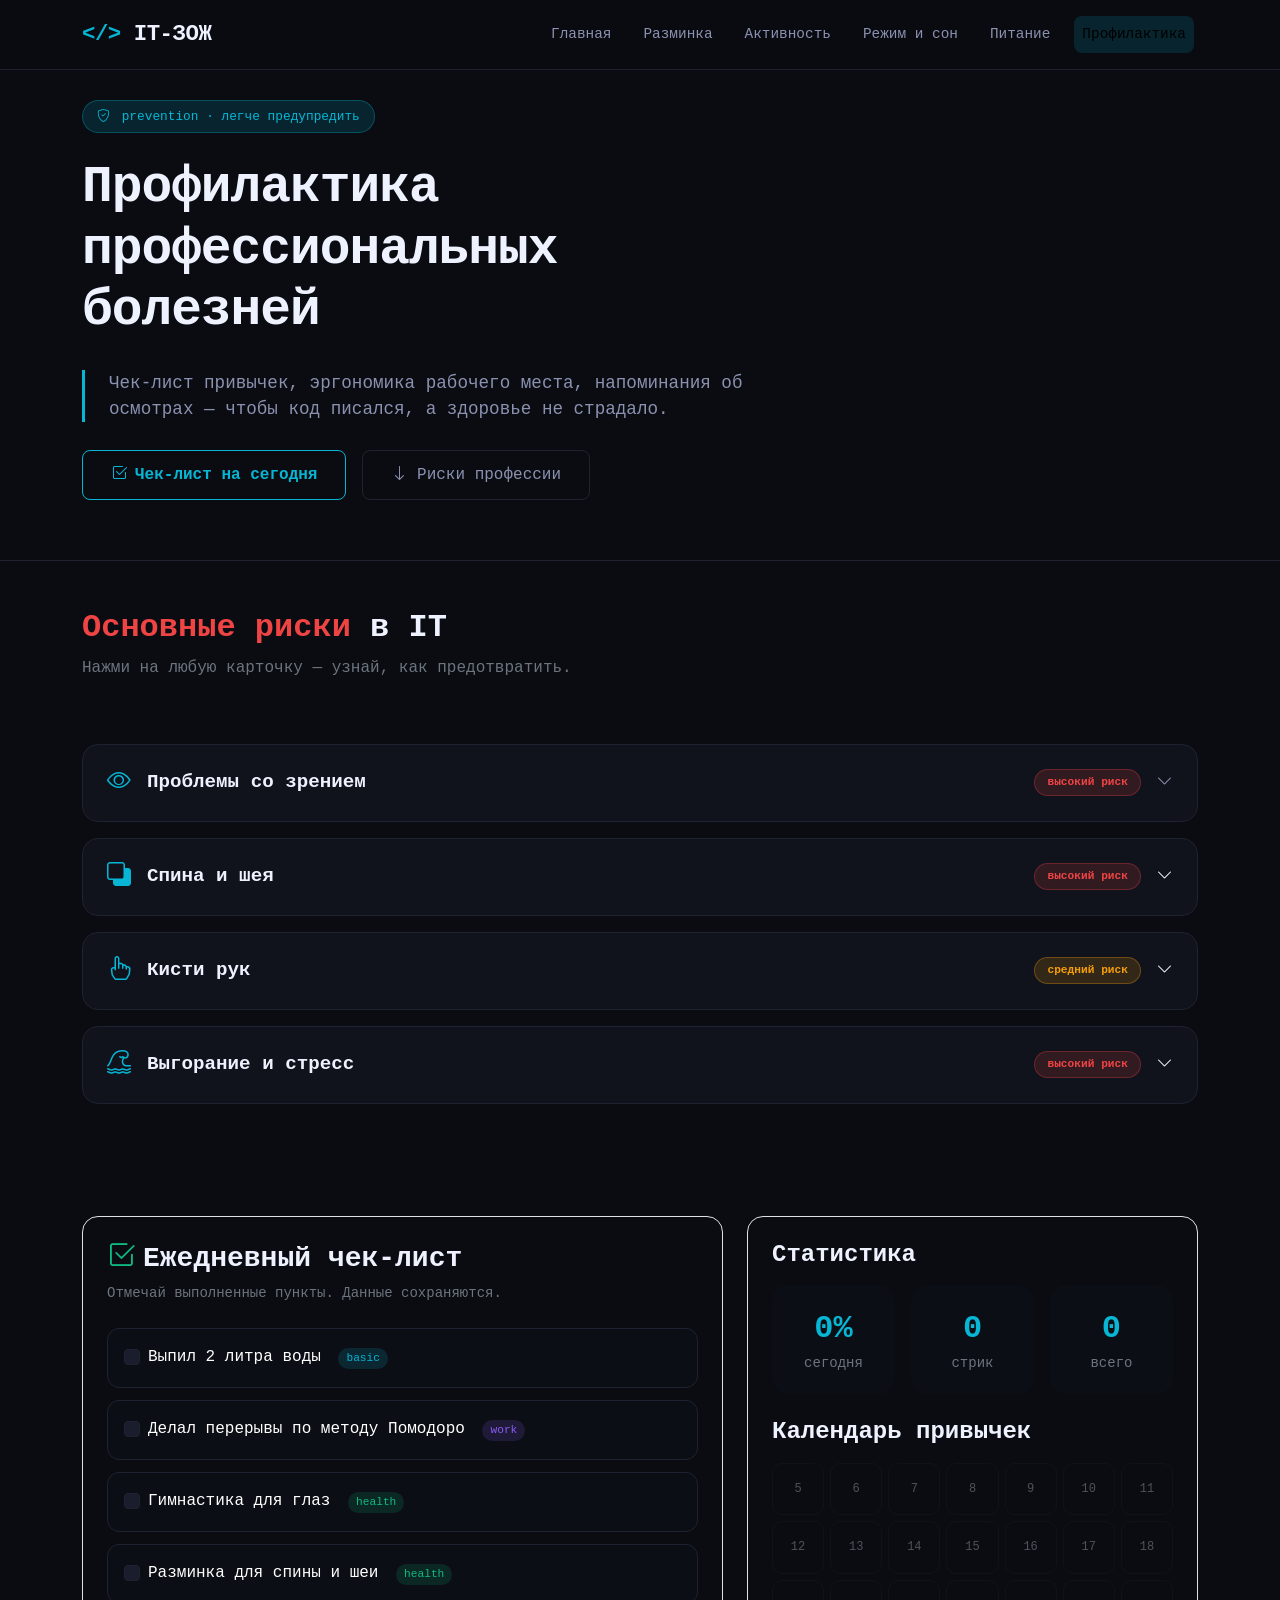
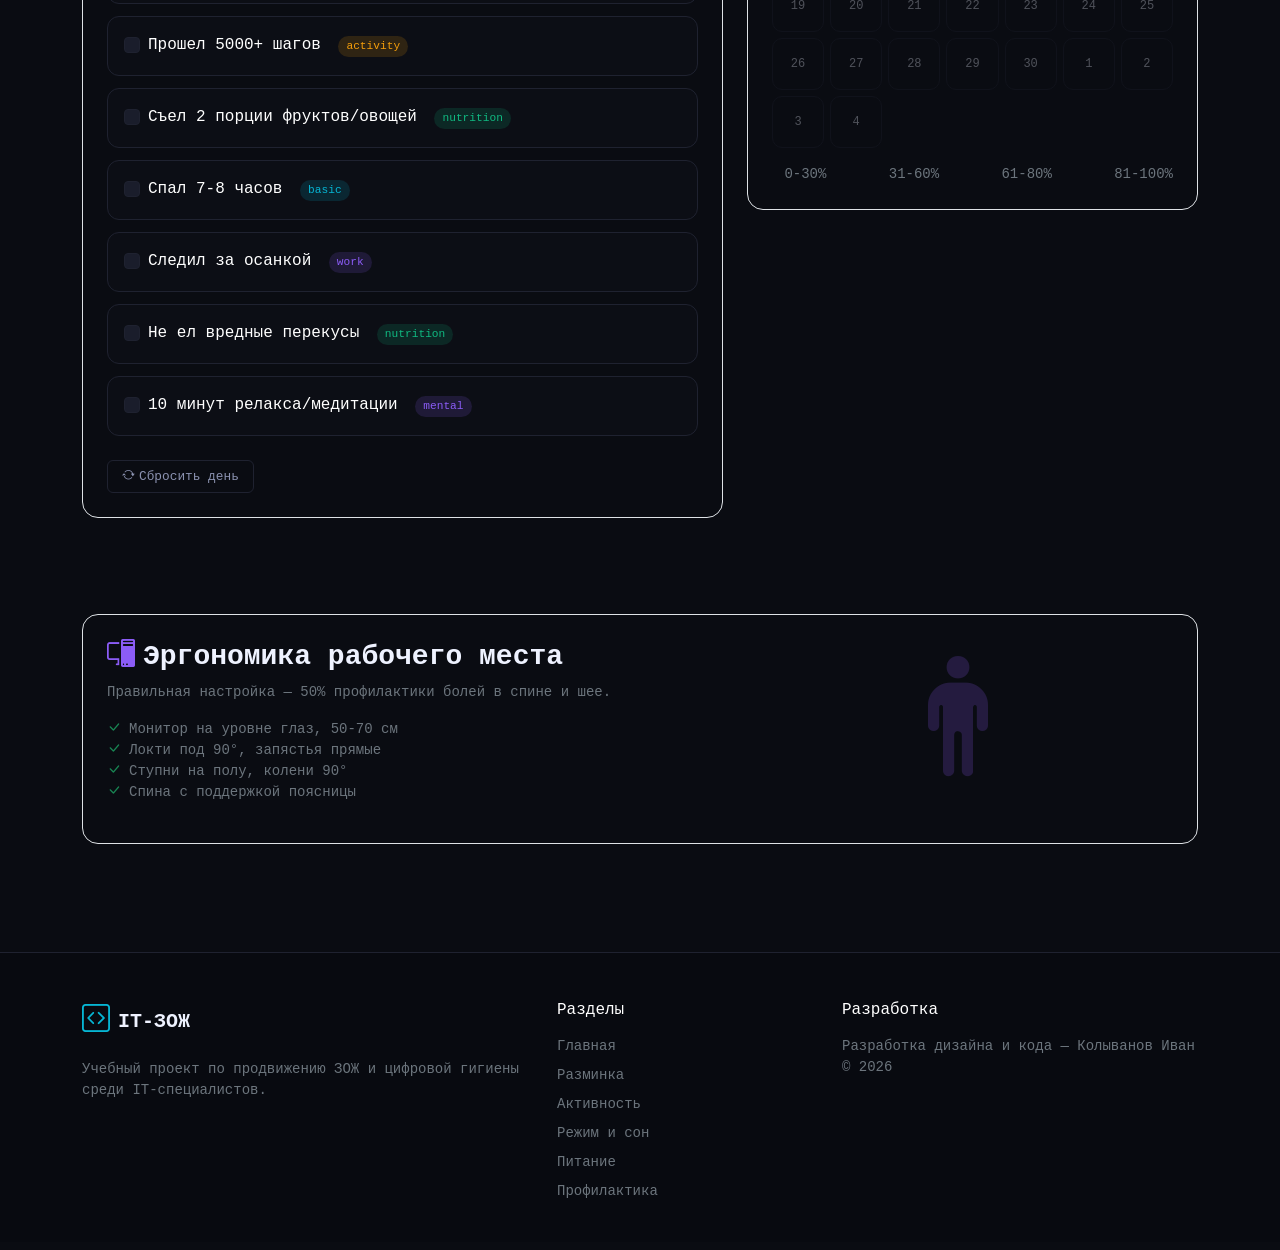
<file: prevention.html>
<!DOCTYPE html>
<html lang="ru">
<head>
    <meta charset="UTF-8">
    <meta name="viewport" content="width=device-width, initial-scale=1.0">
    <title>IT-ЗОЖ | Профилактика</title>
    
    <link href="https://cdn.jsdelivr.net/npm/bootstrap@5.3.0/dist/css/bootstrap.min.css" rel="stylesheet">
    <link rel="stylesheet" href="https://cdn.jsdelivr.net/npm/bootstrap-icons@1.11.3/font/bootstrap-icons.min.css">
    
    <style>
        :root {
            --bg-dark: #0a0c12;
            --bg-card: #11131c;
            --border: #1f2230;
            --text-primary: #eef2ff;
            --text-secondary: #8b92b0;
            --accent-cyan: #06b6d4;
            --accent-purple: #8b5cf6;
            --accent-green: #10b981;
            --accent-orange: #f59e0b;
            --accent-red: #ef4444;
        }

        body {
            background-color: var(--bg-dark);
            color: var(--text-primary);
            font-family: 'Inter', 'SF Mono', 'Fira Code', monospace;
            line-height: 1.5;
        }

        .navbar {
            background: rgba(10, 12, 18, 0.9);
            backdrop-filter: blur(12px);
            border-bottom: 1px solid var(--border);
            padding: 0.8rem 0;
        }
        .navbar-brand {
            font-weight: 700;
            font-size: 1.4rem;
            letter-spacing: -0.5px;
            font-family: monospace;
        }
        .navbar-brand span:first-child {
            color: var(--accent-cyan);
        }
        .navbar-brand span:last-child {
            color: var(--text-primary);
        }
        .nav-link {
            color: var(--text-secondary);
            font-weight: 500;
            margin: 0 4px;
            transition: 0.2s;
            font-size: 0.9rem;
        }
        .nav-link:hover {
            color: var(--accent-cyan);
        }
        .nav-link.active {
            background: rgba(6, 182, 212, 0.15);
            color: var(--accent-cyan);
            border-radius: 8px;
        }

        .hero {
            padding: 100px 0 60px;
            border-bottom: 1px solid var(--border);
        }
        .hero-badge {
            display: inline-block;
            background: rgba(6,182,212,0.15);
            border: 1px solid rgba(6,182,212,0.3);
            border-radius: 100px;
            padding: 6px 14px;
            font-size: 0.8rem;
            color: var(--accent-cyan);
            margin-bottom: 24px;
            font-family: monospace;
        }
        .hero h1 {
            font-size: 3.2rem;
            font-weight: 800;
            line-height: 1.2;
            letter-spacing: -1px;
        }
        .hero-text {
            color: var(--text-secondary);
            font-size: 1.1rem;
            max-width: 90%;
            border-left: 3px solid var(--accent-cyan);
            padding-left: 24px;
            margin: 28px 0;
        }

        .btn-primary-ghost {
            background: transparent;
            border: 1px solid var(--accent-cyan);
            color: var(--accent-cyan);
            border-radius: 8px;
            padding: 12px 28px;
            font-weight: 600;
            transition: 0.2s;
        }
        .btn-primary-ghost:hover {
            background: var(--accent-cyan);
            color: var(--bg-dark);
            box-shadow: 0 0 12px rgba(6,182,212,0.4);
        }
        .btn-outline-light {
            border: 1px solid var(--border);
            color: var(--text-secondary);
            border-radius: 8px;
            padding: 12px 28px;
        }
        .btn-outline-light:hover {
            background: rgba(255,255,255,0.05);
            color: white;
        }
        .btn-sm-ghost {
            background: transparent;
            border: 1px solid var(--border);
            color: var(--text-secondary);
            border-radius: 6px;
            padding: 6px 14px;
            font-size: 0.8rem;
            transition: 0.2s;
        }
        .btn-sm-ghost:hover {
            border-color: var(--accent-cyan);
            color: var(--accent-cyan);
        }

        .risk-accordion-item {
            background: var(--bg-card);
            border: 1px solid var(--border);
            border-radius: 16px;
            margin-bottom: 16px;
            overflow: hidden;
        }
        .risk-header {
            padding: 20px 24px;
            cursor: pointer;
            display: flex;
            align-items: center;
            gap: 16px;
            flex-wrap: wrap;
            transition: 0.2s;
        }
        .risk-header:hover {
            background: rgba(6,182,212,0.05);
        }
        .risk-icon {
            font-size: 1.5rem;
            color: var(--accent-cyan);
        }
        .risk-header h3 {
            flex: 1;
            font-size: 1.2rem;
            font-weight: 600;
            margin: 0;
        }
        .risk-badge {
            padding: 4px 12px;
            border-radius: 100px;
            font-size: 0.7rem;
            font-weight: 600;
        }
        .risk-high { background: rgba(239,68,68,0.15); color: var(--accent-red); border: 1px solid rgba(239,68,68,0.3); }
        .risk-medium { background: rgba(245,158,11,0.15); color: var(--accent-orange); border: 1px solid rgba(245,158,11,0.3); }
        .risk-content {
            padding: 0 24px 24px 24px;
            display: none;
            border-top: 1px solid var(--border);
        }
        .risk-content.show { display: block; }

        .checklist-item {
            background: #0c0e15;
            border: 1px solid var(--border);
            border-radius: 12px;
            padding: 16px;
            margin-bottom: 12px;
            transition: 0.2s;
        }
        .checklist-item:hover {
            border-color: var(--accent-cyan);
        }
        .form-check-input {
            background-color: #1a1d2b;
            border-color: var(--border);
        }
        .form-check-input:checked {
            background-color: var(--accent-green);
            border-color: var(--accent-green);
        }
        .category-badge {
            display: inline-block;
            padding: 2px 8px;
            border-radius: 100px;
            font-size: 0.7rem;
            font-weight: 500;
        }
        .cat-basic { background: rgba(6,182,212,0.15); color: var(--accent-cyan); }
        .cat-work { background: rgba(139,92,246,0.15); color: var(--accent-purple); }
        .cat-health { background: rgba(16,185,129,0.15); color: var(--accent-green); }
        .cat-activity { background: rgba(245,158,11,0.15); color: var(--accent-orange); }
        .cat-nutrition { background: rgba(16,185,129,0.15); color: var(--accent-green); }
        .cat-mental { background: rgba(139,92,246,0.15); color: var(--accent-purple); }

        .calendar-grid {
            display: grid;
            grid-template-columns: repeat(7, 1fr);
            gap: 6px;
        }
        .calendar-day {
            aspect-ratio: 1;
            display: flex;
            align-items: center;
            justify-content: center;
            border-radius: 10px;
            font-size: 0.75rem;
            font-weight: 500;
            background: #0c0e15;
            border: 1px solid var(--border);
        }
        .calendar-day.poor { background: rgba(239,68,68,0.2); border-color: var(--accent-red); color: var(--accent-red); }
        .calendar-day.fair { background: rgba(245,158,11,0.2); border-color: var(--accent-orange); color: var(--accent-orange); }
        .calendar-day.good { background: rgba(6,182,212,0.2); border-color: var(--accent-cyan); color: var(--accent-cyan); }
        .calendar-day.excellent { background: rgba(16,185,129,0.2); border-color: var(--accent-green); color: var(--accent-green); }
        .calendar-day.empty { opacity: 0.3; }

        .stat-card {
            background: #0c0e15;
            border-radius: 16px;
            padding: 20px;
            text-align: center;
        }
        .stat-number {
            font-size: 2rem;
            font-weight: 800;
            font-family: monospace;
            color: var(--accent-cyan);
        }

        .footer {
            border-top: 1px solid var(--border);
            background: #080a10;
            padding: 48px 0 24px;
            margin-top: 60px;
        }

        @media (max-width: 768px) {
            .hero h1 { font-size: 2rem; }
            .hero-text { max-width: 100%; }
            .calendar-grid { gap: 4px; }
            .calendar-day { font-size: 0.65rem; }
        }
    </style>
</head>
<body>

<nav class="navbar navbar-expand-lg fixed-top">
    <div class="container">
        <a class="navbar-brand" href="index.html">
            <span>&lt;/&gt;</span> <span>IT-ЗОЖ</span>
        </a>
        <button class="navbar-toggler" type="button" data-bs-toggle="collapse" data-bs-target="#mainNav">
            <i class="bi bi-list" style="color: white;"></i>
        </button>
        <div class="collapse navbar-collapse" id="mainNav">
            <ul class="navbar-nav ms-auto gap-2">
                <li class="nav-item"><a class="nav-link" href="index.html">Главная</a></li>
                <li class="nav-item"><a class="nav-link" href="warm-up.html">Разминка</a></li>
                <li class="nav-item"><a class="nav-link" href="activity.html">Активность</a></li>
                <li class="nav-item"><a class="nav-link" href="schedule.html">Режим и сон</a></li>
                <li class="nav-item"><a class="nav-link" href="nutrition.html">Питание</a></li>
                <li class="nav-item"><a class="nav-link active" href="prevention.html">Профилактика</a></li>
            </ul>
        </div>
    </div>
</nav>

<section class="hero">
    <div class="container">
        <div class="row">
            <div class="col-lg-8">
                <div class="hero-badge">
                    <i class="bi bi-shield-check me-1"></i> prevention · легче предупредить
                </div>
                <h1>Профилактика<br>профессиональных болезней</h1>
                <div class="hero-text">
                    Чек-лист привычек, эргономика рабочего места, напоминания об осмотрах — 
                    чтобы код писался, а здоровье не страдало.
                </div>
                <div class="d-flex gap-3 flex-wrap">
                    <a href="#checklist" class="btn btn-primary-ghost">
                        <i class="bi bi-check2-square me-2"></i>Чек-лист на сегодня
                    </a>
                    <a href="#risks" class="btn btn-outline-light">
                        <i class="bi bi-arrow-down"></i> Риски профессии
                    </a>
                </div>
            </div>
        </div>
    </div>
</section>

<section class="py-5" id="risks">
    <div class="container">
        <div class="row mb-5">
            <div class="col-12">
                <h2 class="fw-bold"><span style="color: var(--accent-red);">Основные риски</span> в IT</h2>
                <p class="text-secondary">Нажми на любую карточку — узнай, как предотвратить.</p>
            </div>
        </div>
        <div class="row">
            <div class="col-12">
                <div class="risk-accordion-item">
                    <div class="risk-header" data-risk="vision">
                        <div class="risk-icon"><i class="bi bi-eye"></i></div>
                        <h3>Проблемы со зрением</h3>
                        <span class="risk-badge risk-high">высокий риск</span>
                        <i class="bi bi-chevron-down ms-auto" style="color: var(--text-secondary);"></i>
                    </div>
                    <div class="risk-content">
                        <p class="text-secondary mb-3">Синдром сухого глаза, спазм аккомодации, прогрессирующая миопия.</p>
                        <div class="row">
                            <div class="col-md-6">
                                <strong class="text-accent">Профилактика:</strong>
                                <ul class="text-secondary small mt-2">
                                    <li>Правило 20-20-20 (каждые 20 минут — 20 секунд вдаль)</li>
                                    <li>Увлажняющие капли</li>
                                    <li>Регулярная проверка зрения (раз в год)</li>
                                </ul>
                            </div>
                            <div class="col-md-6">
                                <strong class="text-accent">Упражнения:</strong>
                                <ul class="text-secondary small mt-2">
                                    <li>Быстрое моргание 30 сек</li>
                                    <li>Вращение глазами по/против часовой</li>
                                    <li>Фокусировка на близком/дальнем объекте</li>
                                </ul>
                            </div>
                        </div>
                    </div>
                </div>
                <div class="risk-accordion-item">
                    <div class="risk-header" data-risk="spine">
                        <div class="risk-icon"><i class="bi bi-back"></i></div>
                        <h3>Спина и шея</h3>
                        <span class="risk-badge risk-high">высокий риск</span>
                        <i class="bi bi-chevron-down ms-auto"></i>
                    </div>
                    <div class="risk-content">
                        <p class="text-secondary mb-3">Остеохондроз, кифоз, грыжи, защемления нервов.</p>
                        <div class="row">
                            <div class="col-md-6">
                                <strong>Профилактика:</strong>
                                <ul class="text-secondary small mt-2">
                                    <li>Эргономичное кресло с поддержкой поясницы</li>
                                    <li>Перерывы каждые 45-60 минут</li>
                                    <li>Укрепление мышечного корсета</li>
                                </ul>
                            </div>
                            <div class="col-md-6">
                                <strong>Упражнения:</strong>
                                <ul class="text-secondary small mt-2">
                                    <li>Прогибы в спине сидя на стуле</li>
                                    <li>Скручивания корпуса</li>
                                    <li>Подтягивание лопаток</li>
                                </ul>
                            </div>
                        </div>
                    </div>
                </div>
                <div class="risk-accordion-item">
                    <div class="risk-header" data-risk="hands">
                        <div class="risk-icon"><i class="bi bi-hand-index"></i></div>
                        <h3>Кисти рук</h3>
                        <span class="risk-badge risk-medium">средний риск</span>
                        <i class="bi bi-chevron-down ms-auto"></i>
                    </div>
                    <div class="risk-content">
                        <p class="text-secondary mb-3">Туннельный синдром, боли в запястьях, онемение пальцев.</p>
                        <div class="row">
                            <div class="col-md-6">
                                <strong>Профилактика:</strong>
                                <ul class="text-secondary small mt-2">
                                    <li>Эргономичная мышь и клавиатура</li>
                                    <li>Подставка под запястья</li>
                                    <li>Регулярная разминка кистей</li>
                                </ul>
                            </div>
                            <div class="col-md-6">
                                <strong>Упражнения:</strong>
                                <ul class="text-secondary small mt-2">
                                    <li>Сжатие/разжатие кулаков</li>
                                    <li>Вращение кистями</li>
                                    <li>Растяжка пальцев</li>
                                </ul>
                            </div>
                        </div>
                    </div>
                </div>
                <div class="risk-accordion-item">
                    <div class="risk-header" data-risk="mental">
                        <div class="risk-icon"><i class="bi bi-tsunami"></i></div>
                        <h3>Выгорание и стресс</h3>
                        <span class="risk-badge risk-high">высокий риск</span>
                        <i class="bi bi-chevron-down ms-auto"></i>
                    </div>
                    <div class="risk-content">
                        <p class="text-secondary mb-3">Хроническая усталость, апатия, бессонница, тревожность.</p>
                        <div class="row">
                            <div class="col-md-6">
                                <strong>Профилактика:</strong>
                                <ul class="text-secondary small mt-2">
                                    <li>Баланс работа/личная жизнь</li>
                                    <li>Регулярные перерывы и отпуск</li>
                                    <li>Хобби вне IT</li>
                                </ul>
                            </div>
                            <div class="col-md-6">
                                <strong>Практики:</strong>
                                <ul class="text-secondary small mt-2">
                                    <li>Медитация 5-10 мин в день</li>
                                    <li>Дыхательные упражнения</li>
                                    <li>Прогулки на свежем воздухе</li>
                                </ul>
                            </div>
                        </div>
                    </div>
                </div>
            </div>
        </div>
    </div>
</section>

<section class="py-5" id="checklist">
    <div class="container">
        <div class="row g-4">
            <div class="col-lg-7">
                <div class="bg-card border rounded-4 p-4" style="border-color: var(--border);">
                    <h3 class="fw-bold mb-2"><i class="bi bi-check2-square me-2" style="color: var(--accent-green);"></i>Ежедневный чек-лист</h3>
                    <p class="text-secondary small mb-4">Отмечай выполненные пункты. Данные сохраняются.</p>
                    <div id="checklistContainer"></div>
                    <div class="mt-4 d-flex gap-3">
                        <button id="resetDayBtn" class="btn btn-sm-ghost"><i class="bi bi-arrow-repeat me-1"></i>Сбросить день</button>
                    </div>
                </div>
            </div>
            <div class="col-lg-5">
                <div class="bg-card border rounded-4 p-4" style="border-color: var(--border);">
                    <h4 class="fw-bold mb-3">Статистика</h4>
                    <div class="row g-3 mb-4">
                        <div class="col-4">
                            <div class="stat-card">
                                <div class="stat-number" id="todayPercent">0%</div>
                                <div class="small text-secondary">сегодня</div>
                            </div>
                        </div>
                        <div class="col-4">
                            <div class="stat-card">
                                <div class="stat-number" id="streakCount">0</div>
                                <div class="small text-secondary">стрик</div>
                            </div>
                        </div>
                        <div class="col-4">
                            <div class="stat-card">
                                <div class="stat-number" id="totalCompleted">0</div>
                                <div class="small text-secondary">всего</div>
                            </div>
                        </div>
                    </div>
                    <h4 class="fw-bold mb-3">Календарь привычек</h4>
                    <div id="calendarGrid" class="calendar-grid mb-3"></div>
                    <div class="d-flex justify-content-between small text-secondary">
                        <span><span style="background: #ef4444;" class="d-inline-block w-3 h-3 rounded me-1"></span> 0-30%</span>
                        <span><span style="background: #f59e0b;" class="d-inline-block w-3 h-3 rounded me-1"></span> 31-60%</span>
                        <span><span style="background: #06b6d4;" class="d-inline-block w-3 h-3 rounded me-1"></span> 61-80%</span>
                        <span><span style="background: #10b981;" class="d-inline-block w-3 h-3 rounded me-1"></span> 81-100%</span>
                    </div>
                </div>
            </div>
        </div>
    </div>
</section>

<section class="py-5">
    <div class="container">
        <div class="bg-card border rounded-4 p-4" style="border-color: var(--border);">
            <div class="row align-items-center">
                <div class="col-md-7">
                    <h3 class="fw-bold mb-2"><i class="bi bi-pc-display me-2" style="color: var(--accent-purple);"></i>Эргономика рабочего места</h3>
                    <p class="text-secondary small">Правильная настройка — 50% профилактики болей в спине и шее.</p>
                    <ul class="text-secondary small list-unstyled">
                        <li><i class="bi bi-check-lg text-success me-2"></i>Монитор на уровне глаз, 50-70 см</li>
                        <li><i class="bi bi-check-lg text-success me-2"></i>Локти под 90°, запястья прямые</li>
                        <li><i class="bi bi-check-lg text-success me-2"></i>Ступни на полу, колени 90°</li>
                        <li><i class="bi bi-check-lg text-success me-2"></i>Спина с поддержкой поясницы</li>
                    </ul>
                </div>
                <div class="col-md-5 text-center">
                    <i class="bi bi-person-standing" style="font-size: 120px; color: rgba(139,92,246,0.2);"></i>
                </div>
            </div>
        </div>
    </div>
</section>

<footer class="footer">
    <div class="container">
        <div class="row">
            <div class="col-md-5">
                <div class="d-flex align-items-center gap-2 mb-3">
                    <i class="bi bi-code-square fs-3" style="color: var(--accent-cyan);"></i>
                    <span class="fs-5 fw-bold">IT-ЗОЖ</span>
                </div>
                <p class="small text-secondary">Учебный проект по продвижению ЗОЖ и цифровой гигиены среди IT-специалистов.</p>
            </div>
            <div class="col-md-3">
                <h6 class="text-white mb-3">Разделы</h6>
                <ul class="list-unstyled small">
                    <li class="mb-2"><a href="index.html" class="text-secondary" style="text-decoration: none;">Главная</a></li>
                    <li class="mb-2"><a href="warm-up.html" class="text-secondary" style="text-decoration: none;">Разминка</a></li>
                    <li class="mb-2"><a href="activity.html" class="text-secondary" style="text-decoration: none;">Активность</a></li>
                    <li class="mb-2"><a href="schedule.html" class="text-secondary" style="text-decoration: none;">Режим и сон</a></li>
                    <li class="mb-2"><a href="nutrition.html" class="text-secondary" style="text-decoration: none;">Питание</a></li>
                    <li class="mb-2"><a href="prevention.html" class="text-secondary" style="text-decoration: none;">Профилактика</a></li>
                </ul>
            </div>
            <div class="col-md-4">
                <h6 class="text-white mb-3">Разработка</h6>
                <p class="small text-secondary">Разработка дизайна и кода — Колыванов Иван<br>© 2026</p>
            </div>
        </div>
    </div>
</footer>

<script src="https://cdn.jsdelivr.net/npm/bootstrap@5.3.0/dist/js/bootstrap.bundle.min.js"></script>
<script>
    const checklistItems = [
        { id: "water", name: "Выпил 2 литра воды", category: "basic" },
        { id: "breaks", name: "Делал перерывы по методу Помодоро", category: "work" },
        { id: "eye_exercise", name: "Гимнастика для глаз", category: "health" },
        { id: "stretch", name: "Разминка для спины и шеи", category: "health" },
        { id: "walk", name: "Прошел 5000+ шагов", category: "activity" },
        { id: "fruit", name: "Съел 2 порции фруктов/овощей", category: "nutrition" },
        { id: "sleep", name: "Спал 7-8 часов", category: "basic" },
        { id: "posture", name: "Следил за осанкой", category: "work" },
        { id: "no_sugar", name: "Не ел вредные перекусы", category: "nutrition" },
        { id: "relax", name: "10 минут релакса/медитации", category: "mental" }
    ];

    let checkupData = JSON.parse(localStorage.getItem('preventionData')) || { history: {}, totalCompleted: 0, streak: 0, lastDate: null };
    const today = new Date().toDateString();

    if (!checkupData.history[today]) {
        checkupData.history[today] = {};
        checklistItems.forEach(item => { checkupData.history[today][item.id] = false; });
    }

    function saveData() {
        localStorage.setItem('preventionData', JSON.stringify(checkupData));
    }

    function getCategoryClass(cat) {
        const map = { basic: 'cat-basic', work: 'cat-work', health: 'cat-health', activity: 'cat-activity', nutrition: 'cat-nutrition', mental: 'cat-mental' };
        return map[cat] || 'cat-basic';
    }

    function renderChecklist() {
        const container = document.getElementById('checklistContainer');
        const todayData = checkupData.history[today];
        container.innerHTML = '';
        checklistItems.forEach(item => {
            const isChecked = todayData[item.id] || false;
            const div = document.createElement('div');
            div.className = 'checklist-item';
            div.innerHTML = `
                <div class="form-check">
                    <input class="form-check-input" type="checkbox" id="chk_${item.id}" ${isChecked ? 'checked' : ''}>
                    <label class="form-check-label text-white" for="chk_${item.id}">
                        ${item.name}
                        <span class="category-badge ${getCategoryClass(item.category)} ms-2">${item.category}</span>
                    </label>
                </div>
            `;
            const chk = div.querySelector('input');
            chk.addEventListener('change', (e) => {
                todayData[item.id] = e.target.checked;
                saveData();
                updateStatsAndCalendar();
            });
            container.appendChild(div);
        });
    }

    function updateStatsAndCalendar() {
        const todayData = checkupData.history[today];
        const completed = Object.values(todayData).filter(v => v).length;
        const percent = Math.round((completed / checklistItems.length) * 100);
        document.getElementById('todayPercent').innerText = percent + '%';
        
        let total = 0;
        for (let day in checkupData.history) {
            total += Object.values(checkupData.history[day]).filter(v => v).length;
        }
        document.getElementById('totalCompleted').innerText = total;
        
        let streak = 0;
        let current = new Date();
        while (true) {
            const dayStr = current.toDateString();
            if (checkupData.history[dayStr]) {
                const dayCompleted = Object.values(checkupData.history[dayStr]).filter(v => v).length;
                if (dayCompleted >= checklistItems.length * 0.5) streak++;
                else break;
            } else break;
            current.setDate(current.getDate() - 1);
        }
        document.getElementById('streakCount').innerText = streak;
        
        renderCalendar();
    }

    function renderCalendar() {
        const container = document.getElementById('calendarGrid');
        container.innerHTML = '';
        const days = [];
        for (let i = 29; i >= 0; i--) {
            const d = new Date();
            d.setDate(d.getDate() - i);
            days.push(d);
        }
        days.forEach(date => {
            const dateStr = date.toDateString();
            const dayData = checkupData.history[dateStr];
            let percent = 0;
            if (dayData) {
                const completed = Object.values(dayData).filter(v => v).length;
                percent = Math.round((completed / checklistItems.length) * 100);
            }
            let colorClass = 'empty';
            if (percent > 0) {
                if (percent <= 30) colorClass = 'poor';
                else if (percent <= 60) colorClass = 'fair';
                else if (percent <= 80) colorClass = 'good';
                else colorClass = 'excellent';
            }
            const dayDiv = document.createElement('div');
            dayDiv.className = `calendar-day ${colorClass}`;
            dayDiv.innerText = date.getDate();
            container.appendChild(dayDiv);
        });
    }

    document.getElementById('resetDayBtn').addEventListener('click', () => {
        if (confirm('Сбросить все пункты на сегодня?')) {
            const todayData = checkupData.history[today];
            checklistItems.forEach(item => { todayData[item.id] = false; });
            saveData();
            renderChecklist();
            updateStatsAndCalendar();
        }
    });

    document.querySelectorAll('.risk-header').forEach(header => {
        header.addEventListener('click', () => {
            const content = header.nextElementSibling;
            content.classList.toggle('show');
            const icon = header.querySelector('.bi-chevron-down, .bi-chevron-up');
            if (icon) {
                if (content.classList.contains('show')) {
                    icon.classList.remove('bi-chevron-down');
                    icon.classList.add('bi-chevron-up');
                } else {
                    icon.classList.remove('bi-chevron-up');
                    icon.classList.add('bi-chevron-down');
                }
            }
        });
    });

    renderChecklist();
    updateStatsAndCalendar();
</script>
</body>
</html>
</file>
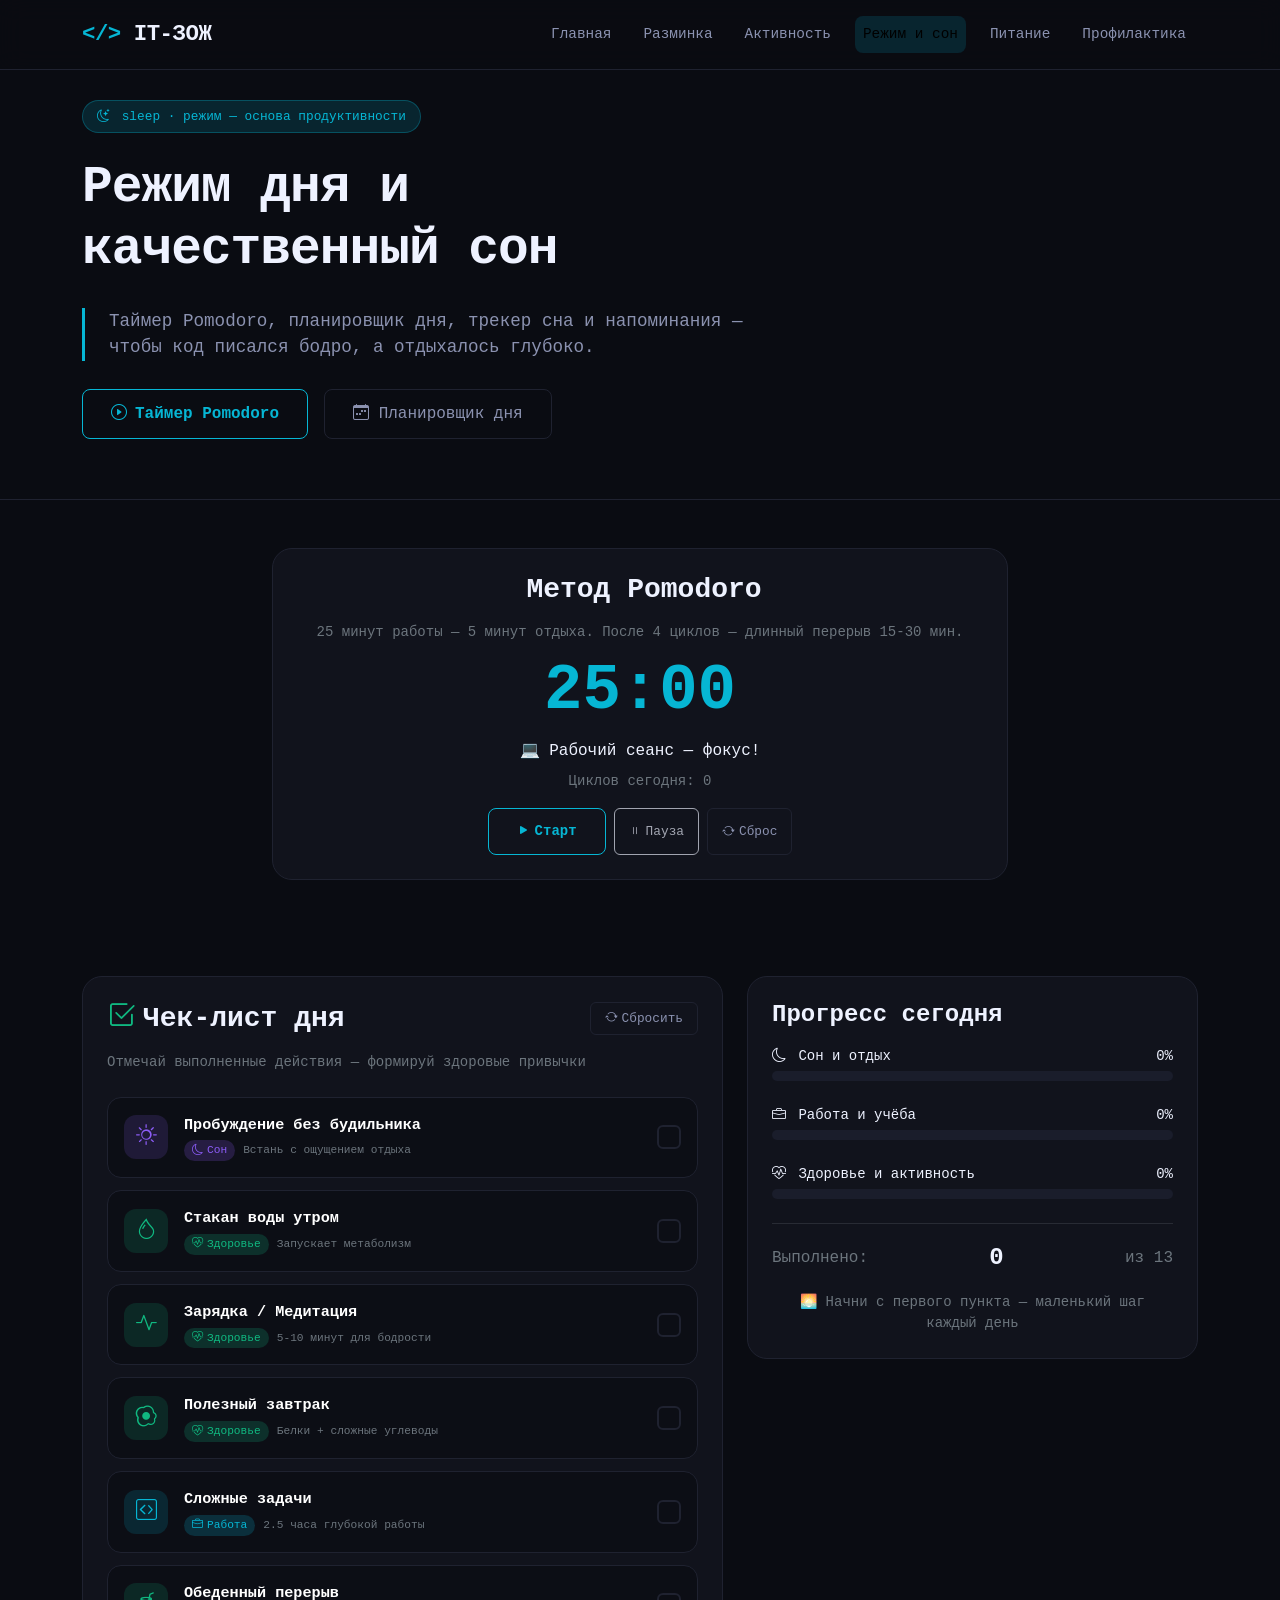
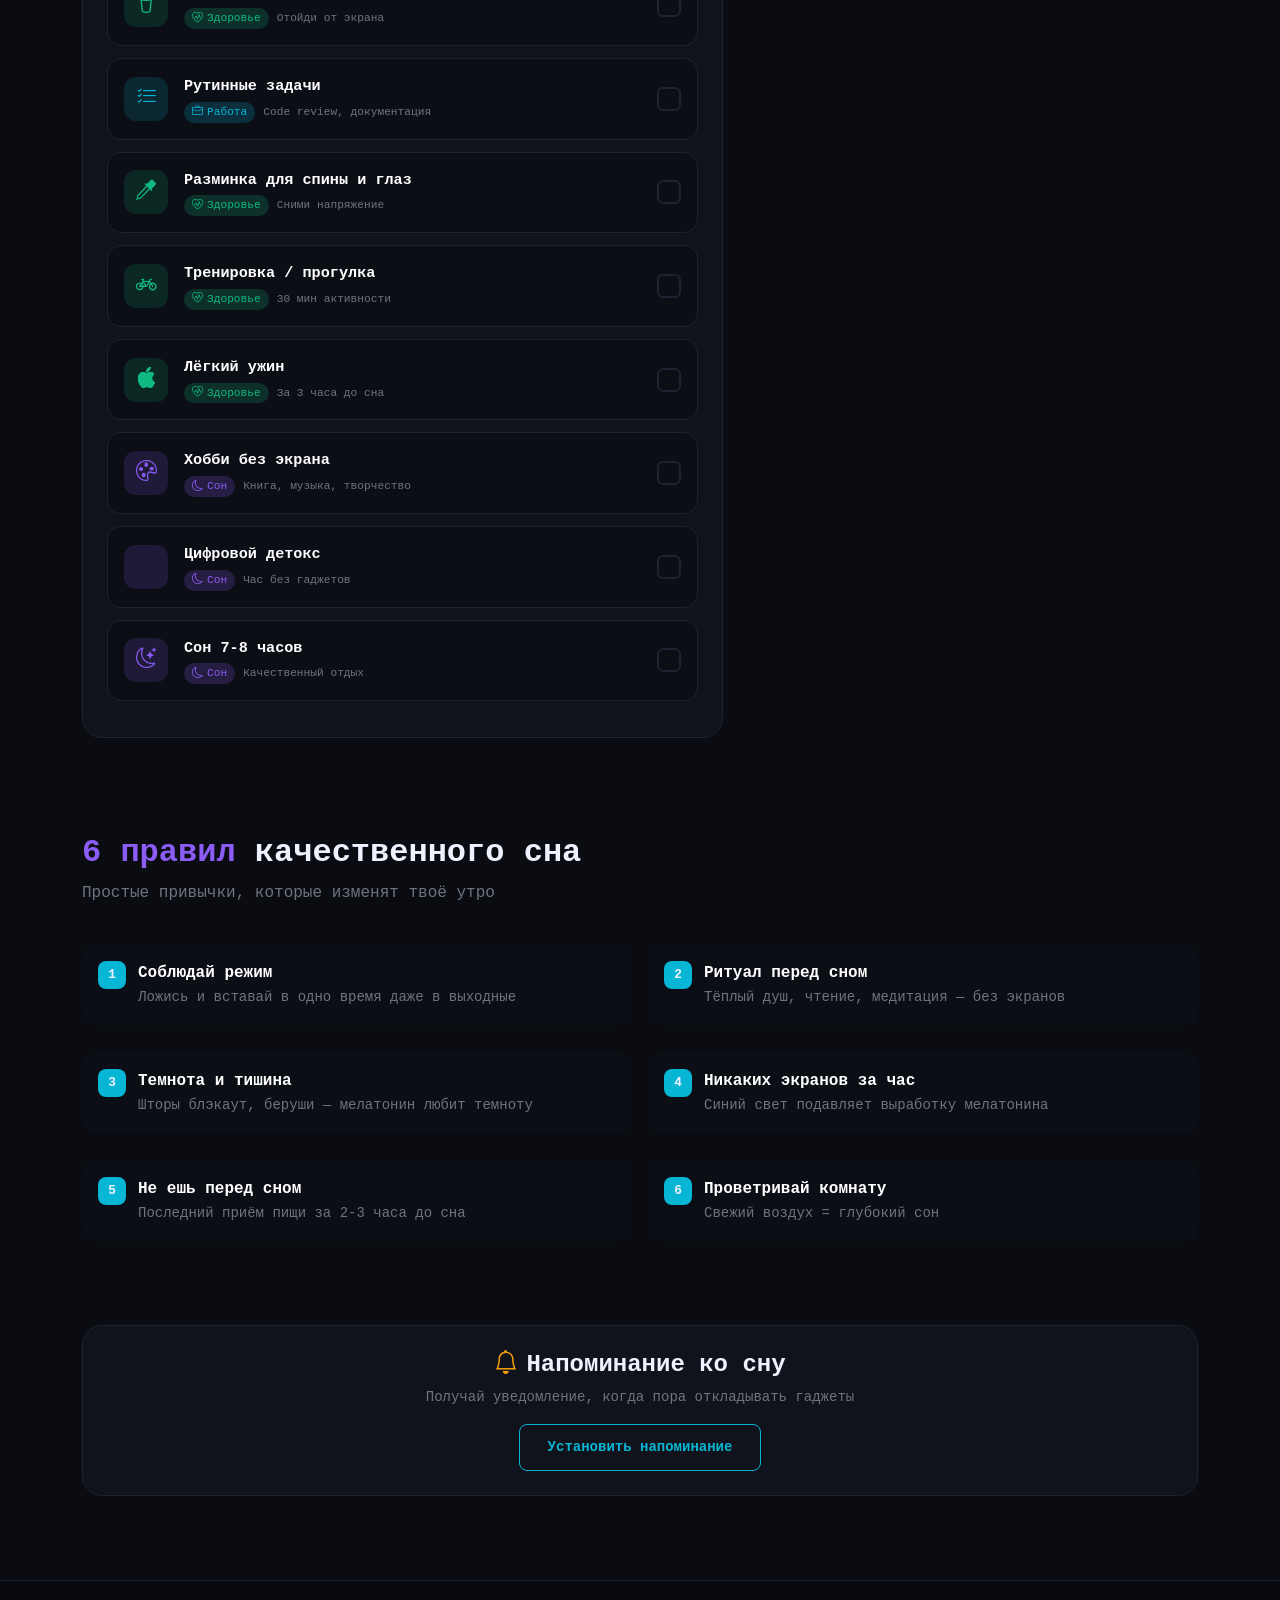
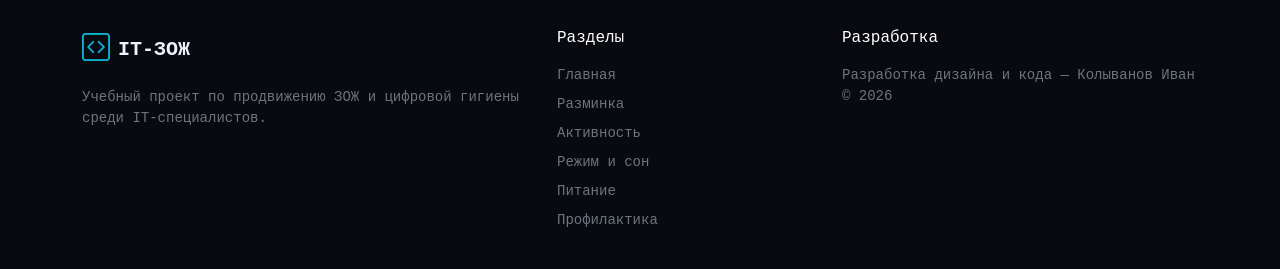
<file: schedule.html>
<!DOCTYPE html>
<html lang="ru">
<head>
    <meta charset="UTF-8">
    <meta name="viewport" content="width=device-width, initial-scale=1.0">
    <title>IT-ЗОЖ | Режим и сон</title>
    
    <link href="https://cdn.jsdelivr.net/npm/bootstrap@5.3.0/dist/css/bootstrap.min.css" rel="stylesheet">
    <link rel="stylesheet" href="https://cdn.jsdelivr.net/npm/bootstrap-icons@1.11.3/font/bootstrap-icons.min.css">
    
    <style>
        :root {
            --bg-dark: #0a0c12;
            --bg-card: #11131c;
            --border: #1f2230;
            --text-primary: #eef2ff;
            --text-secondary: #8b92b0;
            --accent-cyan: #06b6d4;
            --accent-purple: #8b5cf6;
            --accent-green: #10b981;
            --accent-orange: #f59e0b;
            --accent-red: #ef4444;
        }

        body {
            background-color: var(--bg-dark);
            color: var(--text-primary);
            font-family: 'Inter', 'SF Mono', 'Fira Code', monospace;
            line-height: 1.5;
        }

        .navbar {
            background: rgba(10, 12, 18, 0.9);
            backdrop-filter: blur(12px);
            border-bottom: 1px solid var(--border);
            padding: 0.8rem 0;
        }
        .navbar-brand {
            font-weight: 700;
            font-size: 1.4rem;
            letter-spacing: -0.5px;
            font-family: monospace;
        }
        .navbar-brand span:first-child {
            color: var(--accent-cyan);
        }
        .navbar-brand span:last-child {
            color: var(--text-primary);
        }
        .nav-link {
            color: var(--text-secondary);
            font-weight: 500;
            margin: 0 4px;
            transition: 0.2s;
            font-size: 0.9rem;
        }
        .nav-link:hover {
            color: var(--accent-cyan);
        }
        .nav-link.active {
            background: rgba(6, 182, 212, 0.15);
            color: var(--accent-cyan);
            border-radius: 8px;
        }

        .hero {
            padding: 100px 0 60px;
            border-bottom: 1px solid var(--border);
        }
        .hero-badge {
            display: inline-block;
            background: rgba(6,182,212,0.15);
            border: 1px solid rgba(6,182,212,0.3);
            border-radius: 100px;
            padding: 6px 14px;
            font-size: 0.8rem;
            color: var(--accent-cyan);
            margin-bottom: 24px;
            font-family: monospace;
        }
        .hero h1 {
            font-size: 3.2rem;
            font-weight: 800;
            line-height: 1.2;
            letter-spacing: -1px;
        }
        .hero-text {
            color: var(--text-secondary);
            font-size: 1.1rem;
            max-width: 90%;
            border-left: 3px solid var(--accent-cyan);
            padding-left: 24px;
            margin: 28px 0;
        }

        .btn-primary-ghost {
            background: transparent;
            border: 1px solid var(--accent-cyan);
            color: var(--accent-cyan);
            border-radius: 8px;
            padding: 12px 28px;
            font-weight: 600;
            transition: 0.2s;
        }
        .btn-primary-ghost:hover {
            background: var(--accent-cyan);
            color: var(--bg-dark);
            box-shadow: 0 0 12px rgba(6,182,212,0.4);
        }
        .btn-outline-light {
            border: 1px solid var(--border);
            color: var(--text-secondary);
            border-radius: 8px;
            padding: 12px 28px;
        }
        .btn-outline-light:hover {
            background: rgba(255,255,255,0.05);
            color: white;
        }
        .btn-sm-ghost {
            background: transparent;
            border: 1px solid var(--border);
            color: var(--text-secondary);
            border-radius: 6px;
            padding: 6px 14px;
            font-size: 0.8rem;
            transition: 0.2s;
        }
        .btn-sm-ghost:hover {
            border-color: var(--accent-cyan);
            color: var(--accent-cyan);
        }

        .card-bg {
            background: var(--bg-card);
            border: 1px solid var(--border);
            border-radius: 20px;
            padding: 24px;
        }

        .timer-display {
            font-family: monospace;
            font-size: 4rem;
            font-weight: 700;
            color: var(--accent-cyan);
            line-height: 1;
        }

        .activity-card {
            background: #0c0e15;
            border: 1px solid var(--border);
            border-radius: 14px;
            padding: 16px;
            margin-bottom: 12px;
            transition: all 0.2s ease;
            cursor: pointer;
        }
        .activity-card:hover {
            border-color: var(--accent-cyan);
            transform: translateX(4px);
        }
        .activity-card.completed {
            background: rgba(16, 185, 129, 0.08);
            border-color: var(--accent-green);
        }
        .activity-icon {
            width: 44px;
            height: 44px;
            border-radius: 12px;
            display: flex;
            align-items: center;
            justify-content: center;
            font-size: 1.3rem;
        }
        .icon-sleep { background: rgba(139, 92, 246, 0.15); color: var(--accent-purple); }
        .icon-work { background: rgba(6, 182, 212, 0.15); color: var(--accent-cyan); }
        .icon-health { background: rgba(16, 185, 129, 0.15); color: var(--accent-green); }
        
        .activity-title {
            font-weight: 600;
            font-size: 0.95rem;
        }
        .activity-category {
            font-size: 0.7rem;
            padding: 2px 8px;
            border-radius: 100px;
            display: inline-block;
        }
        .cat-sleep { background: rgba(139, 92, 246, 0.2); color: var(--accent-purple); }
        .cat-work { background: rgba(6, 182, 212, 0.2); color: var(--accent-cyan); }
        .cat-health { background: rgba(16, 185, 129, 0.2); color: var(--accent-green); }
        
        .check-indicator {
            width: 24px;
            height: 24px;
            border-radius: 6px;
            border: 2px solid var(--border);
            display: flex;
            align-items: center;
            justify-content: center;
            transition: 0.2s;
        }
        .activity-card.completed .check-indicator {
            background: var(--accent-green);
            border-color: var(--accent-green);
        }
        .check-indicator i {
            font-size: 0.8rem;
            color: white;
            opacity: 0;
        }
        .activity-card.completed .check-indicator i {
            opacity: 1;
        }

        .progress-bar-bg {
            background: #1a1d2b;
            border-radius: 100px;
            height: 10px;
            overflow: hidden;
        }
        .progress-fill {
            height: 100%;
            transition: width 0.3s;
            border-radius: 100px;
        }

        .sleep-tip {
            background: #0c0e15;
            border-radius: 12px;
            padding: 16px;
            margin-bottom: 12px;
        }
        .tip-number {
            width: 28px;
            height: 28px;
            background: var(--accent-cyan);
            border-radius: 8px;
            display: inline-flex;
            align-items: center;
            justify-content: center;
            font-size: 0.8rem;
            font-weight: 700;
            margin-right: 12px;
        }

        .footer {
            border-top: 1px solid var(--border);
            background: #080a10;
            padding: 48px 0 24px;
            margin-top: 60px;
        }

        @media (max-width: 768px) {
            .hero h1 { font-size: 2rem; }
            .hero-text { max-width: 100%; }
            .timer-display { font-size: 2.5rem; }
        }
    </style>
</head>
<body>

<nav class="navbar navbar-expand-lg fixed-top">
    <div class="container">
        <a class="navbar-brand" href="index.html">
            <span>&lt;/&gt;</span> <span>IT-ЗОЖ</span>
        </a>
        <button class="navbar-toggler" type="button" data-bs-toggle="collapse" data-bs-target="#mainNav">
            <i class="bi bi-list" style="color: white;"></i>
        </button>
        <div class="collapse navbar-collapse" id="mainNav">
            <ul class="navbar-nav ms-auto gap-2">
                <li class="nav-item"><a class="nav-link" href="index.html">Главная</a></li>
                <li class="nav-item"><a class="nav-link" href="warm-up.html">Разминка</a></li>
                <li class="nav-item"><a class="nav-link" href="activity.html">Активность</a></li>
                <li class="nav-item"><a class="nav-link active" href="schedule.html">Режим и сон</a></li>
                <li class="nav-item"><a class="nav-link" href="nutrition.html">Питание</a></li>
                <li class="nav-item"><a class="nav-link" href="prevention.html">Профилактика</a></li>
            </ul>
        </div>
    </div>
</nav>

<section class="hero">
    <div class="container">
        <div class="row">
            <div class="col-lg-8">
                <div class="hero-badge">
                    <i class="bi bi-moon-stars me-1"></i> sleep · режим — основа продуктивности
                </div>
                <h1>Режим дня и<br>качественный сон</h1>
                <div class="hero-text">
                    Таймер Pomodoro, планировщик дня, трекер сна и напоминания — 
                    чтобы код писался бодро, а отдыхалось глубоко.
                </div>
                <div class="d-flex gap-3 flex-wrap">
                    <a href="#pomodoro" class="btn btn-primary-ghost">
                        <i class="bi bi-play-circle me-2"></i>Таймер Pomodoro
                    </a>
                    <a href="#planner" class="btn btn-outline-light">
                        <i class="bi bi-calendar-week"></i> Планировщик дня
                    </a>
                </div>
            </div>
        </div>
    </div>
</section>

<section class="py-5" id="pomodoro">
    <div class="container">
        <div class="row justify-content-center">
            <div class="col-lg-8">
                <div class="card-bg text-center">
                    <h3 class="fw-bold mb-3"><i class="bi bi-timer me-2" style="color: var(--accent-orange);"></i>Метод Pomodoro</h3>
                    <p class="text-secondary small">25 минут работы — 5 минут отдыха. После 4 циклов — длинный перерыв 15-30 мин.</p>
                    
                    <div class="timer-display mb-3" id="timerDisplay">25:00</div>
                    <div class="mb-2" id="phaseText">⏰ Рабочий сеанс</div>
                    <div class="mb-3 text-secondary small">Циклов сегодня: <span id="cycleCount">0</span></div>
                    
                    <div class="d-flex gap-2 justify-content-center flex-wrap">
                        <button id="startTimer" class="btn btn-primary-ghost btn-sm"><i class="bi bi-play-fill me-1"></i>Старт</button>
                        <button id="pauseTimer" class="btn btn-sm-ghost" disabled><i class="bi bi-pause me-1"></i>Пауза</button>
                        <button id="resetTimer" class="btn btn-sm-ghost"><i class="bi bi-arrow-repeat me-1"></i>Сброс</button>
                    </div>
                </div>
            </div>
        </div>
    </div>
</section>

<section class="py-5" id="planner">
    <div class="container">
        <div class="row g-4">
            <div class="col-lg-7">
                <div class="card-bg">
                    <div class="d-flex justify-content-between align-items-center mb-3">
                        <h3 class="fw-bold mb-0"><i class="bi bi-check2-square me-2" style="color: var(--accent-green);"></i>Чек-лист дня</h3>
                        <button id="resetDayBtn" class="btn btn-sm-ghost"><i class="bi bi-arrow-repeat me-1"></i>Сбросить</button>
                    </div>
                    <p class="text-secondary small mb-4">Отмечай выполненные действия — формируй здоровые привычки</p>
                    
                    <div id="activitiesContainer"></div>
                </div>
            </div>
            
            <div class="col-lg-5">
                <div class="card-bg">
                    <h4 class="fw-bold mb-3">Прогресс сегодня</h4>
                    
                    <div class="mb-4">
                        <div class="d-flex justify-content-between small mb-1">
                            <span><i class="bi bi-moon me-1"></i> Сон и отдых</span>
                            <span id="sleepPercent">0%</span>
                        </div>
                        <div class="progress-bar-bg"><div class="progress-fill" id="sleepFill" style="background: var(--accent-purple); width: 0%;"></div></div>
                    </div>
                    <div class="mb-4">
                        <div class="d-flex justify-content-between small mb-1">
                            <span><i class="bi bi-briefcase me-1"></i> Работа и учёба</span>
                            <span id="workPercent">0%</span>
                        </div>
                        <div class="progress-bar-bg"><div class="progress-fill" id="workFill" style="background: var(--accent-cyan); width: 0%;"></div></div>
                    </div>
                    <div class="mb-4">
                        <div class="d-flex justify-content-between small mb-1">
                            <span><i class="bi bi-heart-pulse me-1"></i> Здоровье и активность</span>
                            <span id="healthPercent">0%</span>
                        </div>
                        <div class="progress-bar-bg"><div class="progress-fill" id="healthFill" style="background: var(--accent-green); width: 0%;"></div></div>
                    </div>
                    
                    <hr class="border-secondary">
                    <div class="d-flex justify-content-between align-items-center">
                        <span class="text-secondary">Выполнено:</span>
                        <span class="fw-bold fs-4" id="completedCount">0</span>
                        <span class="text-secondary">из <span id="totalCount">0</span></span>
                    </div>
                    
                    <div class="mt-3 text-center small text-secondary" id="motivationPhrase">
                        Начни с первого пункта 💪
                    </div>
                </div>
            </div>
        </div>
    </div>
</section>

<section class="py-5">
    <div class="container">
        <div class="row mb-4">
            <div class="col-12">
                <h2 class="fw-bold"><span style="color: var(--accent-purple);">6 правил</span> качественного сна</h2>
                <p class="text-secondary">Простые привычки, которые изменят твоё утро</p>
            </div>
        </div>
        <div class="row g-3">
            <div class="col-md-6">
                <div class="sleep-tip d-flex align-items-start">
                    <span class="tip-number">1</span>
                    <div><strong class="text-white">Соблюдай режим</strong><br><span class="text-secondary small">Ложись и вставай в одно время даже в выходные</span></div>
                </div>
            </div>
            <div class="col-md-6">
                <div class="sleep-tip d-flex align-items-start">
                    <span class="tip-number">2</span>
                    <div><strong class="text-white">Ритуал перед сном</strong><br><span class="text-secondary small">Тёплый душ, чтение, медитация — без экранов</span></div>
                </div>
            </div>
            <div class="col-md-6">
                <div class="sleep-tip d-flex align-items-start">
                    <span class="tip-number">3</span>
                    <div><strong class="text-white">Темнота и тишина</strong><br><span class="text-secondary small">Шторы блэкаут, беруши — мелатонин любит темноту</span></div>
                </div>
            </div>
            <div class="col-md-6">
                <div class="sleep-tip d-flex align-items-start">
                    <span class="tip-number">4</span>
                    <div><strong class="text-white">Никаких экранов за час</strong><br><span class="text-secondary small">Синий свет подавляет выработку мелатонина</span></div>
                </div>
            </div>
            <div class="col-md-6">
                <div class="sleep-tip d-flex align-items-start">
                    <span class="tip-number">5</span>
                    <div><strong class="text-white">Не ешь перед сном</strong><br><span class="text-secondary small">Последний приём пищи за 2-3 часа до сна</span></div>
                </div>
            </div>
            <div class="col-md-6">
                <div class="sleep-tip d-flex align-items-start">
                    <span class="tip-number">6</span>
                    <div><strong class="text-white">Проветривай комнату</strong><br><span class="text-secondary small">Свежий воздух = глубокий сон</span></div>
                </div>
            </div>
        </div>
    </div>
</section>

<section class="py-4">
    <div class="container">
        <div class="card-bg text-center">
            <h4 class="fw-bold mb-2"><i class="bi bi-bell me-2" style="color: var(--accent-orange);"></i>Напоминание ко сну</h4>
            <p class="text-secondary small mb-3">Получай уведомление, когда пора откладывать гаджеты</p>
            <button id="setSleepReminder" class="btn btn-primary-ghost btn-sm">Установить напоминание</button>
        </div>
    </div>
</section>

<footer class="footer">
    <div class="container">
        <div class="row">
            <div class="col-md-5">
                <div class="d-flex align-items-center gap-2 mb-3">
                    <i class="bi bi-code-square fs-3" style="color: var(--accent-cyan);"></i>
                    <span class="fs-5 fw-bold">IT-ЗОЖ</span>
                </div>
                <p class="small text-secondary">Учебный проект по продвижению ЗОЖ и цифровой гигиены среди IT-специалистов.</p>
            </div>
            <div class="col-md-3">
                <h6 class="text-white mb-3">Разделы</h6>
                <ul class="list-unstyled small">
                    <li class="mb-2"><a href="index.html" class="text-secondary" style="text-decoration: none;">Главная</a></li>
                    <li class="mb-2"><a href="warm-up.html" class="text-secondary" style="text-decoration: none;">Разминка</a></li>
                    <li class="mb-2"><a href="activity.html" class="text-secondary" style="text-decoration: none;">Активность</a></li>
                    <li class="mb-2"><a href="schedule.html" class="text-secondary" style="text-decoration: none;">Режим и сон</a></li>
                    <li class="mb-2"><a href="nutrition.html" class="text-secondary" style="text-decoration: none;">Питание</a></li>
                    <li class="mb-2"><a href="prevention.html" class="text-secondary" style="text-decoration: none;">Профилактика</a></li>
                </ul>
            </div>
            <div class="col-md-4">
                <h6 class="text-white mb-3">Разработка</h6>
                <p class="small text-secondary">Разработка дизайна и кода — Колыванов Иван<br>© 2026</p>
            </div>
        </div>
    </div>
</footer>

<script src="https://cdn.jsdelivr.net/npm/bootstrap@5.3.0/dist/js/bootstrap.bundle.min.js"></script>
<script>
    let pomodoroTime = 25 * 60;
    let timerInterval = null;
    let isRunning = false;
    let currentPhase = 'work';
    let cyclesCompleted = parseInt(localStorage.getItem('pomodoroCycles')) || 0;
    
    const timerDisplay = document.getElementById('timerDisplay');
    const phaseText = document.getElementById('phaseText');
    const cycleCountSpan = document.getElementById('cycleCount');
    const startBtn = document.getElementById('startTimer');
    const pauseBtn = document.getElementById('pauseTimer');
    const resetBtn = document.getElementById('resetTimer');
    
    function updateTimerDisplay() {
        const mins = Math.floor(pomodoroTime / 60);
        const secs = pomodoroTime % 60;
        timerDisplay.textContent = `${mins.toString().padStart(2, '0')}:${secs.toString().padStart(2, '0')}`;
    }
    
    function updatePhaseText() {
        if (currentPhase === 'work') phaseText.textContent = '💻 Рабочий сеанс — фокус!';
        else if (currentPhase === 'shortBreak') phaseText.textContent = '☕ Короткий перерыв — разомнись!';
        else phaseText.textContent = '🌿 Длинный перерыв — отойди от экрана!';
    }
    
    function switchPhase() {
        if (currentPhase === 'work') {
            cyclesCompleted++;
            localStorage.setItem('pomodoroCycles', cyclesCompleted);
            cycleCountSpan.textContent = cyclesCompleted;
            
            if (cyclesCompleted % 4 === 0) {
                currentPhase = 'longBreak';
                pomodoroTime = 15 * 60;
            } else {
                currentPhase = 'shortBreak';
                pomodoroTime = 5 * 60;
            }
        } else {
            currentPhase = 'work';
            pomodoroTime = 25 * 60;
        }
        updateTimerDisplay();
        updatePhaseText();
        
        const msg = currentPhase === 'work' ? 'Перерыв закончен! Возвращайся к работе.' : 'Отличная работа! Время сделать перерыв.';
        alert('🔔 ' + msg);
    }
    
    function startTimer() {
        if (isRunning) return;
        isRunning = true;
        startBtn.disabled = true;
        pauseBtn.disabled = false;
        
        timerInterval = setInterval(() => {
            if (pomodoroTime <= 0) {
                clearInterval(timerInterval);
                isRunning = false;
                switchPhase();
                startBtn.disabled = false;
                pauseBtn.disabled = true;
            } else {
                pomodoroTime--;
                updateTimerDisplay();
            }
        }, 1000);
    }
    
    function pauseTimer() {
        clearInterval(timerInterval);
        isRunning = false;
        startBtn.disabled = false;
        pauseBtn.disabled = true;
    }
    
    function resetTimer() {
        clearInterval(timerInterval);
        isRunning = false;
        currentPhase = 'work';
        pomodoroTime = 25 * 60;
        updateTimerDisplay();
        updatePhaseText();
        startBtn.disabled = false;
        pauseBtn.disabled = true;
    }
    
    startBtn.addEventListener('click', startTimer);
    pauseBtn.addEventListener('click', pauseTimer);
    resetBtn.addEventListener('click', resetTimer);
    cycleCountSpan.textContent = cyclesCompleted;
    updateTimerDisplay();
    updatePhaseText();
    
    const activities = [
        { id: 'wakeup', name: 'Пробуждение без будильника', category: 'sleep', icon: 'bi-sun', desc: 'Встань с ощущением отдыха' },
        { id: 'water', name: 'Стакан воды утром', category: 'health', icon: 'bi-droplet', desc: 'Запускает метаболизм' },
        { id: 'exercise', name: 'Зарядка / Медитация', category: 'health', icon: 'bi-activity', desc: '5-10 минут для бодрости' },
        { id: 'breakfast', name: 'Полезный завтрак', category: 'health', icon: 'bi-egg-fried', desc: 'Белки + сложные углеводы' },
        { id: 'hardwork', name: 'Сложные задачи', category: 'work', icon: 'bi-code-square', desc: '2.5 часа глубокой работы' },
        { id: 'lunch', name: 'Обеденный перерыв', category: 'health', icon: 'bi-cup-straw', desc: 'Отойди от экрана' },
        { id: 'routine', name: 'Рутинные задачи', category: 'work', icon: 'bi-list-check', desc: 'Code review, документация' },
        { id: 'afternoon_exercise', name: 'Разминка для спины и глаз', category: 'health', icon: 'bi-eyedropper', desc: 'Сними напряжение' },
        { id: 'evening_exercise', name: 'Тренировка / прогулка', category: 'health', icon: 'bi-bicycle', desc: '30 мин активности' },
        { id: 'dinner', name: 'Лёгкий ужин', category: 'health', icon: 'bi-apple', desc: 'За 3 часа до сна' },
        { id: 'hobby', name: 'Хобби без экрана', category: 'sleep', icon: 'bi-palette', desc: 'Книга, музыка, творчество' },
        { id: 'detox', name: 'Цифровой детокс', category: 'sleep', icon: 'bi-phone-off', desc: 'Час без гаджетов' },
        { id: 'sleep', name: 'Сон 7-8 часов', category: 'sleep', icon: 'bi-moon-stars', desc: 'Качественный отдых' }
    ];
    
    let completedActivities = JSON.parse(localStorage.getItem('scheduleCompleted')) || {};
    const todayKey = new Date().toDateString();
    if (!completedActivities[todayKey]) completedActivities[todayKey] = {};
    
    function getIconClass(category) {
        if (category === 'sleep') return 'icon-sleep';
        if (category === 'work') return 'icon-work';
        return 'icon-health';
    }
    
    function getCategoryBadge(category) {
        if (category === 'sleep') return '<span class="activity-category cat-sleep"><i class="bi bi-moon me-1"></i>Сон</span>';
        if (category === 'work') return '<span class="activity-category cat-work"><i class="bi bi-briefcase me-1"></i>Работа</span>';
        return '<span class="activity-category cat-health"><i class="bi bi-heart-pulse me-1"></i>Здоровье</span>';
    }
    
    function renderActivities() {
        const container = document.getElementById('activitiesContainer');
        container.innerHTML = '';
        
        activities.forEach(act => {
            const isCompleted = completedActivities[todayKey][act.id] || false;
            const div = document.createElement('div');
            div.className = `activity-card ${isCompleted ? 'completed' : ''}`;
            div.innerHTML = `
                <div class="d-flex align-items-center gap-3">
                    <div class="activity-icon ${getIconClass(act.category)}">
                        <i class="bi ${act.icon}"></i>
                    </div>
                    <div class="flex-grow-1">
                        <div class="activity-title text-white">${act.name}</div>
                        <div class="d-flex gap-2 align-items-center mt-1">
                            ${getCategoryBadge(act.category)}
                            <span class="text-secondary" style="font-size: 0.7rem;">${act.desc}</span>
                        </div>
                    </div>
                    <div class="check-indicator">
                        <i class="bi bi-check-lg"></i>
                    </div>
                </div>
            `;
            
            div.addEventListener('click', () => {
                const newState = !(completedActivities[todayKey][act.id] || false);
                completedActivities[todayKey][act.id] = newState;
                localStorage.setItem('scheduleCompleted', JSON.stringify(completedActivities));
                renderActivities();
                updateProgress();
            });
            
            container.appendChild(div);
        });
        
        document.getElementById('totalCount').innerText = activities.length;
        updateProgress();
    }
    
    function updateProgress() {
        const todayData = completedActivities[todayKey] || {};
        let completedCount = 0;
        let sleepCompleted = 0, sleepTotal = 0;
        let workCompleted = 0, workTotal = 0;
        let healthCompleted = 0, healthTotal = 0;
        
        activities.forEach(act => {
            const isDone = todayData[act.id] || false;
            if (isDone) completedCount++;
            if (act.category === 'sleep') {
                sleepTotal++;
                if (isDone) sleepCompleted++;
            } else if (act.category === 'work') {
                workTotal++;
                if (isDone) workCompleted++;
            } else {
                healthTotal++;
                if (isDone) healthCompleted++;
            }
        });
        
        document.getElementById('completedCount').innerText = completedCount;
        
        const sleepPercent = sleepTotal ? Math.round((sleepCompleted / sleepTotal) * 100) : 0;
        const workPercent = workTotal ? Math.round((workCompleted / workTotal) * 100) : 0;
        const healthPercent = healthTotal ? Math.round((healthCompleted / healthTotal) * 100) : 0;
        
        document.getElementById('sleepPercent').innerText = sleepPercent + '%';
        document.getElementById('workPercent').innerText = workPercent + '%';
        document.getElementById('healthPercent').innerText = healthPercent + '%';
        document.getElementById('sleepFill').style.width = sleepPercent + '%';
        document.getElementById('workFill').style.width = workPercent + '%';
        document.getElementById('healthFill').style.width = healthPercent + '%';
        
        const percent = Math.round((completedCount / activities.length) * 100);
        const phraseEl = document.getElementById('motivationPhrase');
        if (percent === 0) phraseEl.innerHTML = '🌅 Начни с первого пункта — маленький шаг каждый день';
        else if (percent < 30) phraseEl.innerHTML = '👍 Хороший старт! Продолжай в том же духе';
        else if (percent < 60) phraseEl.innerHTML = '🔥 Отлично! Ты уже больше половины';
        else if (percent < 100) phraseEl.innerHTML = '🎯 Почти финиш! Ещё немного';
        else phraseEl.innerHTML = '🏆 Идеальный день! Ты супергерой здоровья!';
    }
    
    document.getElementById('resetDayBtn').addEventListener('click', () => {
        if (confirm('Сбросить все активности на сегодня?')) {
            completedActivities[todayKey] = {};
            localStorage.setItem('scheduleCompleted', JSON.stringify(completedActivities));
            renderActivities();
        }
    });
    
    renderActivities();
    
    document.getElementById('setSleepReminder').addEventListener('click', () => {
        if ('Notification' in window && Notification.permission === 'granted') {
            new Notification('IT-ЗОЖ напоминает', {
                body: 'Через час пора готовиться ко сну! Отложи гаджеты.',
                icon: 'https://cdn-icons-png.flaticon.com/512/3067/3067256.png'
            });
        } else if ('Notification' in window && Notification.permission !== 'denied') {
            Notification.requestPermission().then(perm => {
                if (perm === 'granted') alert('Напоминание установлено!');
            });
        } else {
            alert('Напоминание установлено (в учебных целях). Разрешите уведомления в браузере.');
        }
    });
</script>
</body>
</html>
</file>
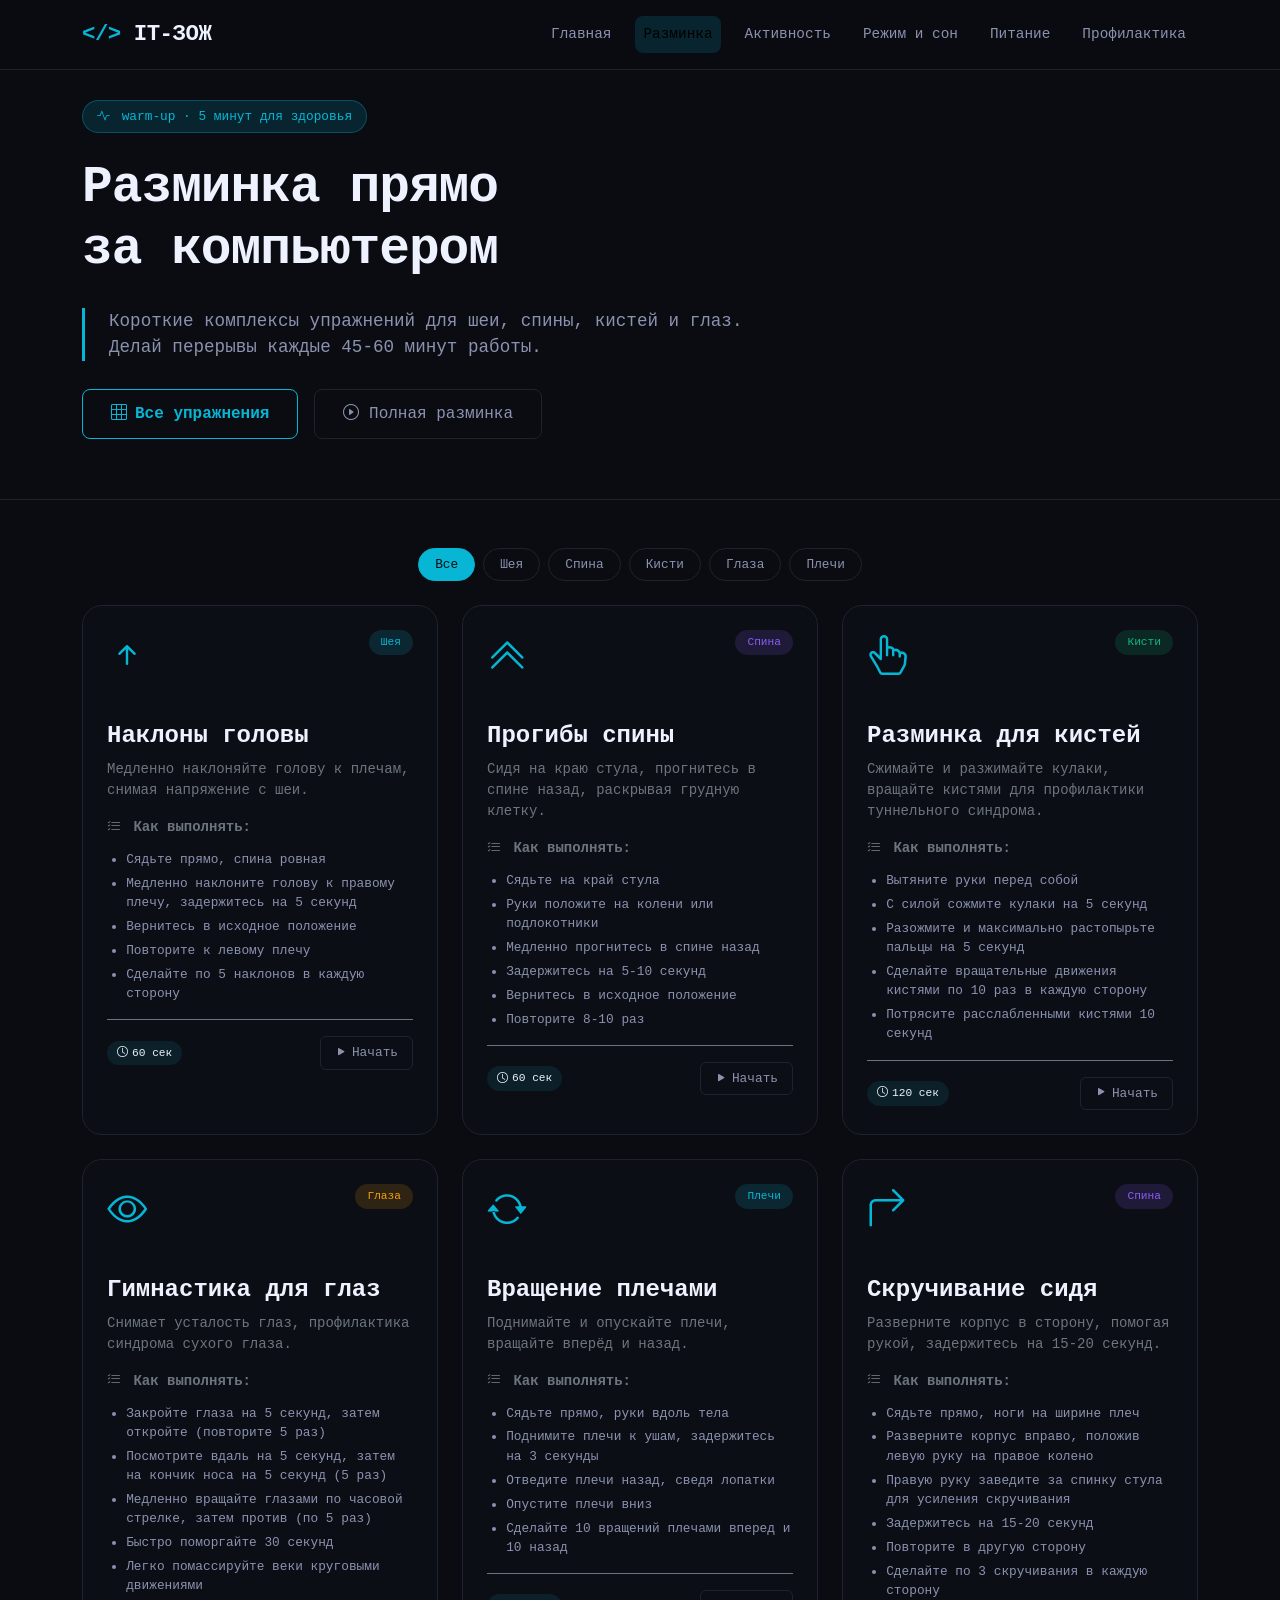
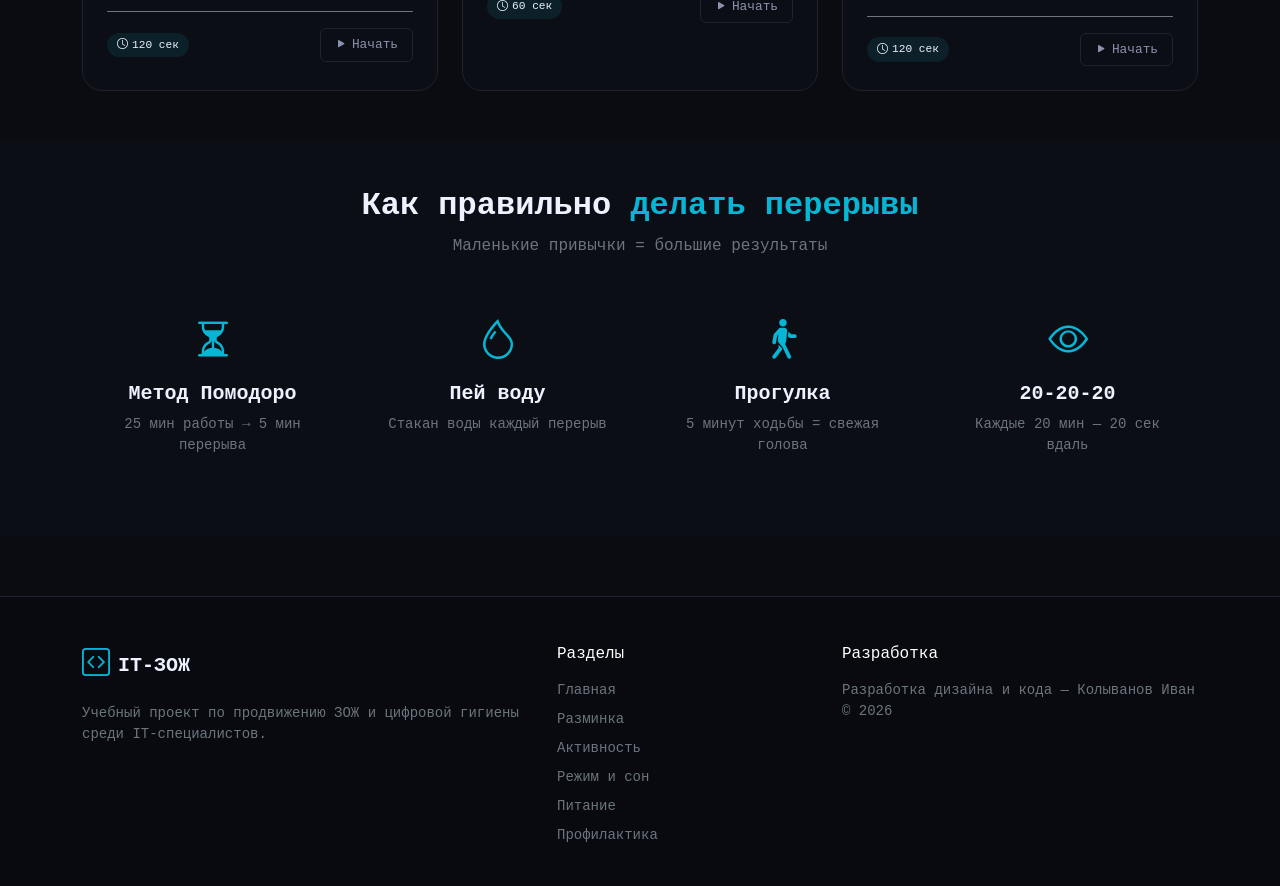
<file: warm-up.html>
<!DOCTYPE html>
<html lang="ru">
<head>
    <meta charset="UTF-8">
    <meta name="viewport" content="width=device-width, initial-scale=1.0">
    <title>IT-ЗОЖ | Разминка за компьютером</title>
    
    <link href="https://cdn.jsdelivr.net/npm/bootstrap@5.3.0/dist/css/bootstrap.min.css" rel="stylesheet">
    <link rel="stylesheet" href="https://cdn.jsdelivr.net/npm/bootstrap-icons@1.11.3/font/bootstrap-icons.min.css">
    
    <style>
        :root {
            --bg-dark: #0a0c12;
            --bg-card: #11131c;
            --border: #1f2230;
            --text-primary: #eef2ff;
            --text-secondary: #8b92b0;
            --accent-cyan: #06b6d4;
            --accent-purple: #8b5cf6;
            --accent-green: #10b981;
            --accent-orange: #f59e0b;
        }

        body {
            background-color: var(--bg-dark);
            color: var(--text-primary);
            font-family: 'Inter', 'SF Mono', 'Fira Code', monospace;
            line-height: 1.5;
        }

        .navbar {
            background: rgba(10, 12, 18, 0.9);
            backdrop-filter: blur(12px);
            border-bottom: 1px solid var(--border);
            padding: 0.8rem 0;
        }
        .navbar-brand {
            font-weight: 700;
            font-size: 1.4rem;
            letter-spacing: -0.5px;
            font-family: monospace;
        }
        .navbar-brand span:first-child {
            color: var(--accent-cyan);
        }
        .navbar-brand span:last-child {
            color: var(--text-primary);
        }
        .nav-link {
            color: var(--text-secondary);
            font-weight: 500;
            margin: 0 4px;
            transition: 0.2s;
            font-size: 0.9rem;
        }
        .nav-link:hover {
            color: var(--accent-cyan);
        }
        .nav-link.active {
            background: rgba(6, 182, 212, 0.15);
            color: var(--accent-cyan);
            border-radius: 8px;
        }

        .hero {
            padding: 100px 0 60px;
            border-bottom: 1px solid var(--border);
        }
        .hero-badge {
            display: inline-block;
            background: rgba(6,182,212,0.15);
            border: 1px solid rgba(6,182,212,0.3);
            border-radius: 100px;
            padding: 6px 14px;
            font-size: 0.8rem;
            color: var(--accent-cyan);
            margin-bottom: 24px;
            font-family: monospace;
        }
        .hero h1 {
            font-size: 3.2rem;
            font-weight: 800;
            line-height: 1.2;
            letter-spacing: -1px;
        }
        .hero-text {
            color: var(--text-secondary);
            font-size: 1.1rem;
            max-width: 90%;
            border-left: 3px solid var(--accent-cyan);
            padding-left: 24px;
            margin: 28px 0;
        }

        .btn-primary-ghost {
            background: transparent;
            border: 1px solid var(--accent-cyan);
            color: var(--accent-cyan);
            border-radius: 8px;
            padding: 12px 28px;
            font-weight: 600;
            transition: 0.2s;
        }
        .btn-primary-ghost:hover {
            background: var(--accent-cyan);
            color: var(--bg-dark);
            box-shadow: 0 0 12px rgba(6,182,212,0.4);
        }
        .btn-outline-light {
            border: 1px solid var(--border);
            color: var(--text-secondary);
            border-radius: 8px;
            padding: 12px 28px;
        }
        .btn-outline-light:hover {
            background: rgba(255,255,255,0.05);
            color: white;
        }
        .btn-sm-ghost {
            background: transparent;
            border: 1px solid var(--border);
            color: var(--text-secondary);
            border-radius: 6px;
            padding: 6px 14px;
            font-size: 0.8rem;
            transition: 0.2s;
        }
        .btn-sm-ghost:hover {
            border-color: var(--accent-cyan);
            color: var(--accent-cyan);
        }

        .card-bg {
            background: var(--bg-card);
            border: 1px solid var(--border);
            border-radius: 20px;
            padding: 24px;
        }

        .filter-btn {
            background: transparent;
            border: 1px solid var(--border);
            color: var(--text-secondary);
            border-radius: 100px;
            padding: 6px 16px;
            font-size: 0.8rem;
            transition: 0.2s;
        }
        .filter-btn:hover, .filter-btn.active {
            background: var(--accent-cyan);
            border-color: var(--accent-cyan);
            color: var(--bg-dark);
        }

        .exercise-card {
            background: #0c0e15;
            border: 1px solid var(--border);
            border-radius: 20px;
            transition: 0.25s;
            height: 100%;
            position: relative;
            overflow: hidden;
        }
        .exercise-card:hover {
            border-color: var(--accent-cyan);
            transform: translateY(-4px);
        }
        .exercise-card::before {
            content: '';
            position: absolute;
            top: 0;
            left: 0;
            right: 0;
            height: 3px;
            background: linear-gradient(90deg, var(--accent-cyan), var(--accent-purple));
            opacity: 0;
            transition: opacity 0.3s;
        }
        .exercise-card:hover::before {
            opacity: 1;
        }
        
        .exercise-icon {
            font-size: 2.5rem;
            margin-bottom: 1rem;
        }
        .exercise-body {
            padding: 24px;
        }
        .category-badge {
            display: inline-block;
            padding: 4px 12px;
            border-radius: 100px;
            font-size: 0.7rem;
            font-weight: 500;
        }
        .cat-neck { background: rgba(6,182,212,0.15); color: var(--accent-cyan); }
        .cat-back { background: rgba(139,92,246,0.15); color: var(--accent-purple); }
        .cat-hands { background: rgba(16,185,129,0.15); color: var(--accent-green); }
        .cat-eyes { background: rgba(245,158,11,0.15); color: var(--accent-orange); }
        .cat-shoulders { background: rgba(6,182,212,0.15); color: var(--accent-cyan); }
        
        .steps-list {
            padding-left: 1.2rem;
            margin: 0.75rem 0;
        }
        .steps-list li {
            font-size: 0.8rem;
            color: var(--text-secondary);
            margin-bottom: 0.3rem;
        }

        .timer-display {
            font-family: monospace;
            font-size: 3.5rem;
            font-weight: 700;
            color: var(--accent-cyan);
            line-height: 1;
        }
        .progress-bar-bg {
            background: #1a1d2b;
            border-radius: 100px;
            height: 8px;
            overflow: hidden;
        }
        .progress-fill {
            background: var(--accent-green);
            width: 0%;
            height: 100%;
            transition: width 0.3s;
        }

        .exercise-card .badge-timer {
            background: rgba(6,182,212,0.1);
            border-radius: 100px;
            padding: 4px 10px;
            font-size: 0.7rem;
        }

        .footer {
            border-top: 1px solid var(--border);
            background: #080a10;
            padding: 48px 0 24px;
            margin-top: 60px;
        }

        @media (max-width: 768px) {
            .hero h1 { font-size: 2rem; }
            .hero-text { max-width: 100%; }
            .timer-display { font-size: 2.5rem; }
        }
    </style>
</head>
<body>

<nav class="navbar navbar-expand-lg fixed-top">
    <div class="container">
        <a class="navbar-brand" href="index.html">
            <span>&lt;/&gt;</span> <span>IT-ЗОЖ</span>
        </a>
        <button class="navbar-toggler" type="button" data-bs-toggle="collapse" data-bs-target="#mainNav">
            <i class="bi bi-list" style="color: white;"></i>
        </button>
        <div class="collapse navbar-collapse" id="mainNav">
            <ul class="navbar-nav ms-auto gap-2">
                <li class="nav-item"><a class="nav-link" href="index.html">Главная</a></li>
                <li class="nav-item"><a class="nav-link active" href="warm-up.html">Разминка</a></li>
                <li class="nav-item"><a class="nav-link" href="activity.html">Активность</a></li>
                <li class="nav-item"><a class="nav-link" href="schedule.html">Режим и сон</a></li>
                <li class="nav-item"><a class="nav-link" href="nutrition.html">Питание</a></li>
                <li class="nav-item"><a class="nav-link" href="prevention.html">Профилактика</a></li>
            </ul>
        </div>
    </div>
</nav>

<section class="hero">
    <div class="container">
        <div class="row">
            <div class="col-lg-8">
                <div class="hero-badge">
                    <i class="bi bi-activity me-1"></i> warm-up · 5 минут для здоровья
                </div>
                <h1>Разминка прямо<br>за компьютером</h1>
                <div class="hero-text">
                    Короткие комплексы упражнений для шеи, спины, кистей и глаз. 
                    Делай перерывы каждые 45-60 минут работы.
                </div>
                <div class="d-flex gap-3 flex-wrap">
                    <a href="#exercises" class="btn btn-primary-ghost">
                        <i class="bi bi-grid-3x3 me-2"></i>Все упражнения
                    </a>
                    <button id="fullWorkoutBtn" class="btn btn-outline-light">
                        <i class="bi bi-play-circle"></i> Полная разминка
                    </button>
                </div>
            </div>
        </div>
    </div>
</section>

<section class="py-4" id="timerSection" style="display: none;">
    <div class="container">
        <div class="row justify-content-center">
            <div class="col-lg-6">
                <div class="card-bg text-center">
                    <h3 class="fw-bold mb-3"><i class="bi bi-timer me-2" style="color: var(--accent-orange);"></i>Таймер упражнения</h3>
                    <div class="timer-display mb-2" id="timerDisplay">01:00</div>
                    <div class="mb-3" id="currentExerciseName">Наклоны головы</div>
                    <div class="progress-bar-bg mb-4">
                        <div class="progress-fill" id="timerProgress"></div>
                    </div>
                    <div class="d-flex gap-2 justify-content-center flex-wrap">
                        <button id="startTimerBtn" class="btn btn-primary-ghost btn-sm"><i class="bi bi-play-fill me-1"></i>Старт</button>
                        <button id="pauseTimerBtn" class="btn btn-sm-ghost" disabled><i class="bi bi-pause me-1"></i>Пауза</button>
                        <button id="nextExerciseBtn" class="btn btn-sm-ghost"><i class="bi bi-skip-forward-fill me-1"></i>Следующее</button>
                        <button id="closeTimerBtn" class="btn btn-sm-ghost"><i class="bi bi-x-lg me-1"></i>Закрыть</button>
                    </div>
                </div>
            </div>
        </div>
    </div>
</section>

<section class="py-5" id="exercises">
    <div class="container">
        <div class="row mb-4">
            <div class="col-12">
                <div class="d-flex flex-wrap gap-2 justify-content-center">
                    <button class="filter-btn active" data-filter="all">Все</button>
                    <button class="filter-btn" data-filter="neck">Шея</button>
                    <button class="filter-btn" data-filter="back">Спина</button>
                    <button class="filter-btn" data-filter="hands">Кисти</button>
                    <button class="filter-btn" data-filter="eyes">Глаза</button>
                    <button class="filter-btn" data-filter="shoulders">Плечи</button>
                </div>
            </div>
        </div>
        
        <div class="row g-4" id="exercisesContainer"></div>
    </div>
</section>

<section class="py-5" style="background: #0c0e16;">
    <div class="container">
        <div class="row text-center mb-4">
            <div class="col-12">
                <h2 class="fw-bold">Как правильно <span style="color: var(--accent-cyan);">делать перерывы</span></h2>
                <p class="text-secondary">Маленькие привычки = большие результаты</p>
            </div>
        </div>
        <div class="row g-4">
            <div class="col-md-3">
                <div class="text-center p-3">
                    <i class="bi bi-hourglass-split fs-1" style="color: var(--accent-cyan);"></i>
                    <h5 class="fw-bold mt-2">Метод Помодоро</h5>
                    <p class="text-secondary small">25 мин работы → 5 мин перерыва</p>
                </div>
            </div>
            <div class="col-md-3">
                <div class="text-center p-3">
                    <i class="bi bi-droplet fs-1" style="color: var(--accent-cyan);"></i>
                    <h5 class="fw-bold mt-2">Пей воду</h5>
                    <p class="text-secondary small">Стакан воды каждый перерыв</p>
                </div>
            </div>
            <div class="col-md-3">
                <div class="text-center p-3">
                    <i class="bi bi-person-walking fs-1" style="color: var(--accent-cyan);"></i>
                    <h5 class="fw-bold mt-2">Прогулка</h5>
                    <p class="text-secondary small">5 минут ходьбы = свежая голова</p>
                </div>
            </div>
            <div class="col-md-3">
                <div class="text-center p-3">
                    <i class="bi bi-eye fs-1" style="color: var(--accent-cyan);"></i>
                    <h5 class="fw-bold mt-2">20-20-20</h5>
                    <p class="text-secondary small">Каждые 20 мин — 20 сек вдаль</p>
                </div>
            </div>
        </div>
    </div>
</section>

<footer class="footer">
    <div class="container">
        <div class="row">
            <div class="col-md-5">
                <div class="d-flex align-items-center gap-2 mb-3">
                    <i class="bi bi-code-square fs-3" style="color: var(--accent-cyan);"></i>
                    <span class="fs-5 fw-bold">IT-ЗОЖ</span>
                </div>
                <p class="small text-secondary">Учебный проект по продвижению ЗОЖ и цифровой гигиены среди IT-специалистов.</p>
            </div>
            <div class="col-md-3">
                <h6 class="text-white mb-3">Разделы</h6>
                <ul class="list-unstyled small">
                    <li class="mb-2"><a href="index.html" class="text-secondary" style="text-decoration: none;">Главная</a></li>
                    <li class="mb-2"><a href="warm-up.html" class="text-secondary" style="text-decoration: none;">Разминка</a></li>
                    <li class="mb-2"><a href="activity.html" class="text-secondary" style="text-decoration: none;">Активность</a></li>
                    <li class="mb-2"><a href="schedule.html" class="text-secondary" style="text-decoration: none;">Режим и сон</a></li>
                    <li class="mb-2"><a href="nutrition.html" class="text-secondary" style="text-decoration: none;">Питание</a></li>
                    <li class="mb-2"><a href="prevention.html" class="text-secondary" style="text-decoration: none;">Профилактика</a></li>
                </ul>
            </div>
            <div class="col-md-4">
                <h6 class="text-white mb-3">Разработка</h6>
                <p class="small text-secondary">Разработка дизайна и кода — Колыванов Иван<br>© 2026</p>
            </div>
        </div>
    </div>
</footer>

<script src="https://cdn.jsdelivr.net/npm/bootstrap@5.3.0/dist/js/bootstrap.bundle.min.js"></script>
<script>

    const exercises = [
        {
            id: 1,
            name: "Наклоны головы",
            category: "neck",
            time: 60,
            icon: "bi bi-arrow-up-short",
            description: "Медленно наклоняйте голову к плечам, снимая напряжение с шеи.",
            steps: ["Сядьте прямо, спина ровная", "Медленно наклоните голову к правому плечу, задержитесь на 5 секунд", "Вернитесь в исходное положение", "Повторите к левому плечу", "Сделайте по 5 наклонов в каждую сторону"]
        },
        {
            id: 2,
            name: "Прогибы спины",
            category: "back",
            time: 60,
            icon: "bi bi-chevron-double-up",
            description: "Сидя на краю стула, прогнитесь в спине назад, раскрывая грудную клетку.",
            steps: ["Сядьте на край стула", "Руки положите на колени или подлокотники", "Медленно прогнитесь в спине назад", "Задержитесь на 5-10 секунд", "Вернитесь в исходное положение", "Повторите 8-10 раз"]
        },
        {
            id: 3,
            name: "Разминка для кистей",
            category: "hands",
            time: 120,
            icon: "bi bi-hand-index-thumb",
            description: "Сжимайте и разжимайте кулаки, вращайте кистями для профилактики туннельного синдрома.",
            steps: ["Вытяните руки перед собой", "С силой сожмите кулаки на 5 секунд", "Разожмите и максимально растопырьте пальцы на 5 секунд", "Сделайте вращательные движения кистями по 10 раз в каждую сторону", "Потрясите расслабленными кистями 10 секунд"]
        },
        {
            id: 4,
            name: "Гимнастика для глаз",
            category: "eyes",
            time: 120,
            icon: "bi bi-eye",
            description: "Снимает усталость глаз, профилактика синдрома сухого глаза.",
            steps: ["Закройте глаза на 5 секунд, затем откройте (повторите 5 раз)", "Посмотрите вдаль на 5 секунд, затем на кончик носа на 5 секунд (5 раз)", "Медленно вращайте глазами по часовой стрелке, затем против (по 5 раз)", "Быстро поморгайте 30 секунд", "Легко помассируйте веки круговыми движениями"]
        },
        {
            id: 5,
            name: "Вращение плечами",
            category: "shoulders",
            time: 60,
            icon: "bi bi-arrow-repeat",
            description: "Поднимайте и опускайте плечи, вращайте вперёд и назад.",
            steps: ["Сядьте прямо, руки вдоль тела", "Поднимите плечи к ушам, задержитесь на 3 секунды", "Отведите плечи назад, сведя лопатки", "Опустите плечи вниз", "Сделайте 10 вращений плечами вперед и 10 назад"]
        },
        {
            id: 6,
            name: "Скручивание сидя",
            category: "back",
            time: 120,
            icon: "bi bi-arrow-90deg-right",
            description: "Разверните корпус в сторону, помогая рукой, задержитесь на 15-20 секунд.",
            steps: ["Сядьте прямо, ноги на ширине плеч", "Разверните корпус вправо, положив левую руку на правое колено", "Правую руку заведите за спинку стула для усиления скручивания", "Задержитесь на 15-20 секунд", "Повторите в другую сторону", "Сделайте по 3 скручивания в каждую сторону"]
        }
    ];

    let currentExerciseIndex = 0;
    let timerInterval = null;
    let timeLeft = 60;
    let isRunning = false;
    let fullWorkoutMode = false;

    const exercisesContainer = document.getElementById('exercisesContainer');
    const timerSection = document.getElementById('timerSection');
    const timerDisplay = document.getElementById('timerDisplay');
    const currentExerciseName = document.getElementById('currentExerciseName');
    const timerProgress = document.getElementById('timerProgress');
    const startTimerBtn = document.getElementById('startTimerBtn');
    const pauseTimerBtn = document.getElementById('pauseTimerBtn');
    const nextExerciseBtn = document.getElementById('nextExerciseBtn');
    const closeTimerBtn = document.getElementById('closeTimerBtn');
    const fullWorkoutBtn = document.getElementById('fullWorkoutBtn');

    function renderExercises(filter = 'all') {
        const filtered = filter === 'all' ? exercises : exercises.filter(ex => ex.category === filter);
        exercisesContainer.innerHTML = '';
        
        filtered.forEach(ex => {
            const categoryClass = `cat-${ex.category}`;
            const categoryNames = { neck: 'Шея', back: 'Спина', hands: 'Кисти', eyes: 'Глаза', shoulders: 'Плечи' };
            const categoryName = categoryNames[ex.category];
            
            const card = document.createElement('div');
            card.className = 'col-md-6 col-lg-4';
            card.setAttribute('data-category', ex.category);
            card.innerHTML = `
                <div class="exercise-card">
                    <div class="exercise-body">
                        <div class="d-flex justify-content-between align-items-start mb-3">
                            <div class="exercise-icon">
                                <i class="${ex.icon}" style="color: var(--accent-cyan);"></i>
                            </div>
                            <span class="category-badge ${categoryClass}">${categoryName}</span>
                        </div>
                        <h4 class="fw-bold mb-2">${ex.name}</h4>
                        <p class="text-secondary small mb-3">${ex.description}</p>
                        
                        <div class="mb-3">
                            <div class="text-secondary small fw-semibold mb-2">
                                <i class="bi bi-list-check me-1"></i> Как выполнять:
                            </div>
                            <ul class="steps-list">
                                ${ex.steps.map(step => `<li>${step}</li>`).join('')}
                            </ul>
                        </div>
                        
                        <div class="d-flex justify-content-between align-items-center mt-3 pt-3 border-top border-secondary">
                            <span class="badge-timer">
                                <i class="bi bi-clock me-1"></i>${ex.time} сек
                            </span>
                            <button class="btn btn-sm-ghost start-exercise" data-id="${ex.id}">
                                <i class="bi bi-play-fill me-1"></i>Начать
                            </button>
                        </div>
                    </div>
                </div>
            `;
            exercisesContainer.appendChild(card);
        });
        
        document.querySelectorAll('.start-exercise').forEach(btn => {
            btn.addEventListener('click', (e) => {
                const id = parseInt(btn.getAttribute('data-id'));
                const exercise = exercises.find(ex => ex.id === id);
                if (exercise) {
                    startSingleExercise(exercise);
                }
            });
        });
    }

    function startSingleExercise(exercise) {
        fullWorkoutMode = false;
        currentExerciseIndex = exercises.findIndex(ex => ex.id === exercise.id);
        timeLeft = exercise.time;
        currentExerciseName.innerText = exercise.name;
        updateTimerDisplay();
        resetTimerProgress();
        timerSection.style.display = 'block';
        if (timerInterval) clearInterval(timerInterval);
        isRunning = false;
        startTimerBtn.disabled = false;
        pauseTimerBtn.disabled = true;
        timerSection.scrollIntoView({ behavior: 'smooth' });
    }

    function startFullWorkout() {
        fullWorkoutMode = true;
        currentExerciseIndex = 0;
        timeLeft = exercises[0].time;
        currentExerciseName.innerText = exercises[0].name;
        updateTimerDisplay();
        resetTimerProgress();
        timerSection.style.display = 'block';
        if (timerInterval) clearInterval(timerInterval);
        isRunning = false;
        startTimerBtn.disabled = false;
        pauseTimerBtn.disabled = true;
        timerSection.scrollIntoView({ behavior: 'smooth' });
    }

    function updateTimerDisplay() {
        const mins = Math.floor(timeLeft / 60);
        const secs = timeLeft % 60;
        timerDisplay.innerText = `${mins.toString().padStart(2, '0')}:${secs.toString().padStart(2, '0')}`;
    }

    function resetTimerProgress() {
        timerProgress.style.width = '0%';
    }

    function updateProgress() {
        const total = fullWorkoutMode ? exercises[currentExerciseIndex].time : timeLeft;
        const current = total - timeLeft;
        const percent = (current / total) * 100;
        timerProgress.style.width = `${percent}%`;
    }

    function nextExercise() {
        if (fullWorkoutMode) {
            if (currentExerciseIndex + 1 < exercises.length) {
                currentExerciseIndex++;
                timeLeft = exercises[currentExerciseIndex].time;
                currentExerciseName.innerText = exercises[currentExerciseIndex].name;
                updateTimerDisplay();
                resetTimerProgress();
                if (isRunning) {
                    if (timerInterval) clearInterval(timerInterval);
                    isRunning = false;
                    startTimer();
                }
            } else {
                alert('🎉 Отличная работа! Полная разминка завершена!');
                timerSection.style.display = 'none';
                if (timerInterval) clearInterval(timerInterval);
                isRunning = false;
            }
        } else {
            timerSection.style.display = 'none';
            if (timerInterval) clearInterval(timerInterval);
            isRunning = false;
        }
    }

    function startTimer() {
        if (isRunning) return;
        isRunning = true;
        startTimerBtn.disabled = true;
        pauseTimerBtn.disabled = false;
        
        timerInterval = setInterval(() => {
            if (timeLeft <= 1) {
                clearInterval(timerInterval);
                isRunning = false;
                startTimerBtn.disabled = false;
                pauseTimerBtn.disabled = true;
                
                if (fullWorkoutMode) {
                    if (currentExerciseIndex + 1 < exercises.length) {
                        currentExerciseIndex++;
                        timeLeft = exercises[currentExerciseIndex].time;
                        currentExerciseName.innerText = exercises[currentExerciseIndex].name;
                        updateTimerDisplay();
                        resetTimerProgress();
                        startTimer();
                    } else {
                        alert('🎉 Поздравляем! Вы завершили полную разминку!');
                        timerSection.style.display = 'none';
                    }
                } else {
                    alert('✅ Упражнение завершено! Отличная работа!');
                    timerSection.style.display = 'none';
                }
            } else {
                timeLeft--;
                updateTimerDisplay();
                updateProgress();
            }
        }, 1000);
    }

    function pauseTimer() {
        clearInterval(timerInterval);
        isRunning = false;
        startTimerBtn.disabled = false;
        pauseTimerBtn.disabled = true;
    }

    startTimerBtn.addEventListener('click', startTimer);
    pauseTimerBtn.addEventListener('click', pauseTimer);
    nextExerciseBtn.addEventListener('click', nextExercise);
    closeTimerBtn.addEventListener('click', () => {
        timerSection.style.display = 'none';
        if (timerInterval) clearInterval(timerInterval);
        isRunning = false;
    });
    fullWorkoutBtn.addEventListener('click', startFullWorkout);

    document.querySelectorAll('.filter-btn').forEach(btn => {
        btn.addEventListener('click', () => {
            document.querySelectorAll('.filter-btn').forEach(b => b.classList.remove('active'));
            btn.classList.add('active');
            const filter = btn.getAttribute('data-filter');
            renderExercises(filter);
        });
    });

    renderExercises('all');
</script>
</body>
</html>
</file>
